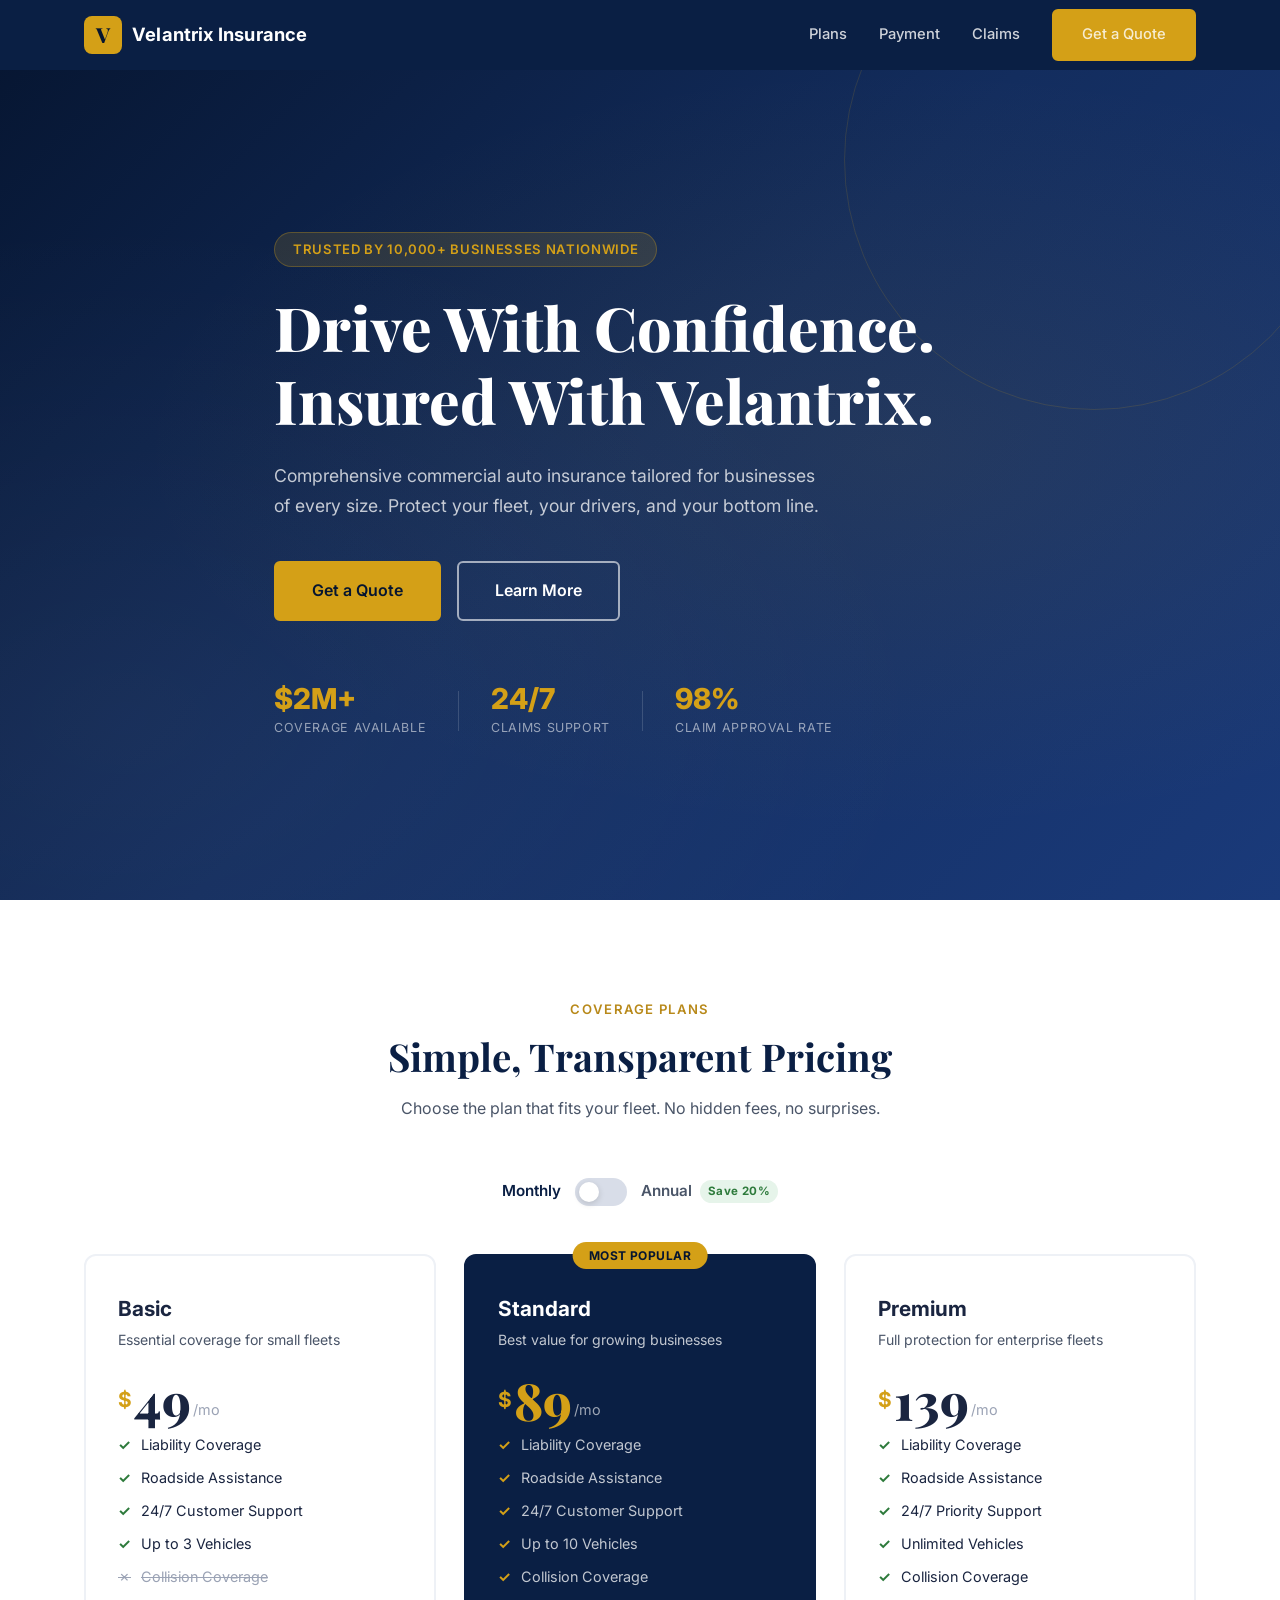
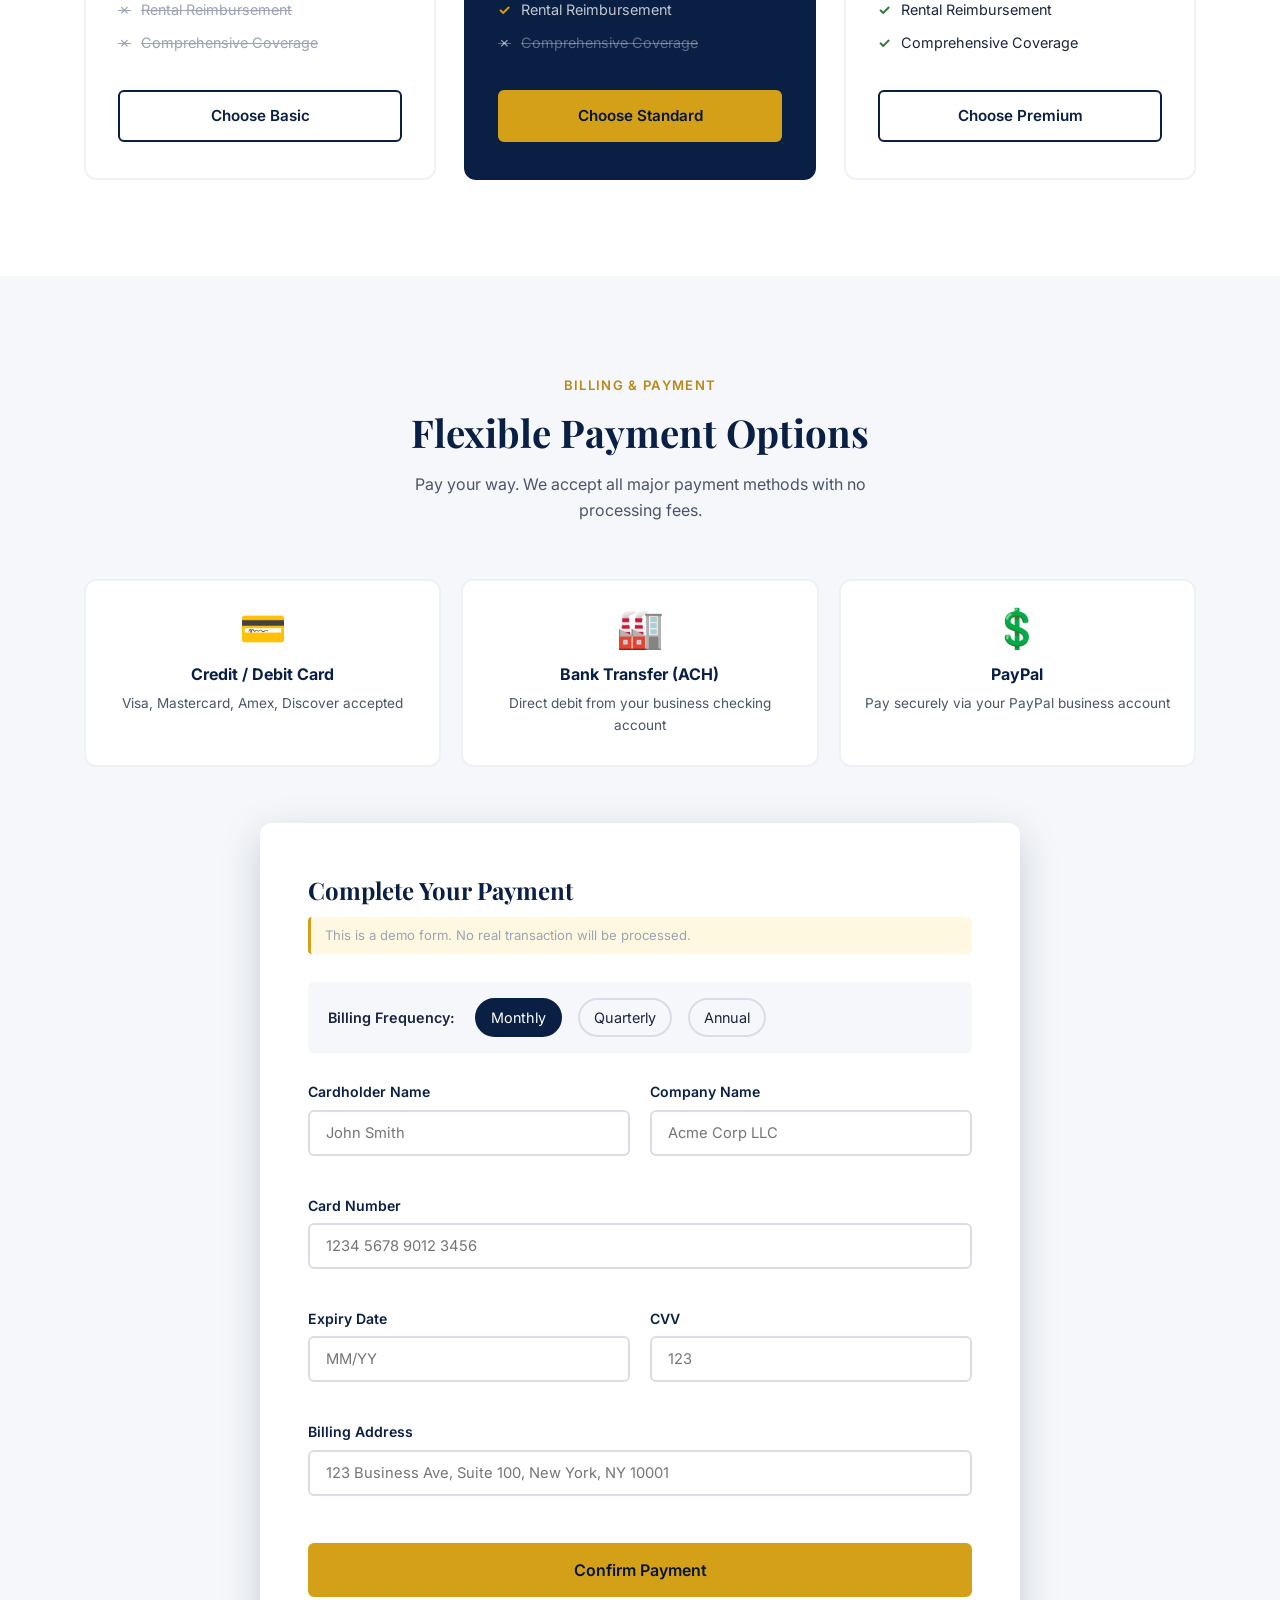
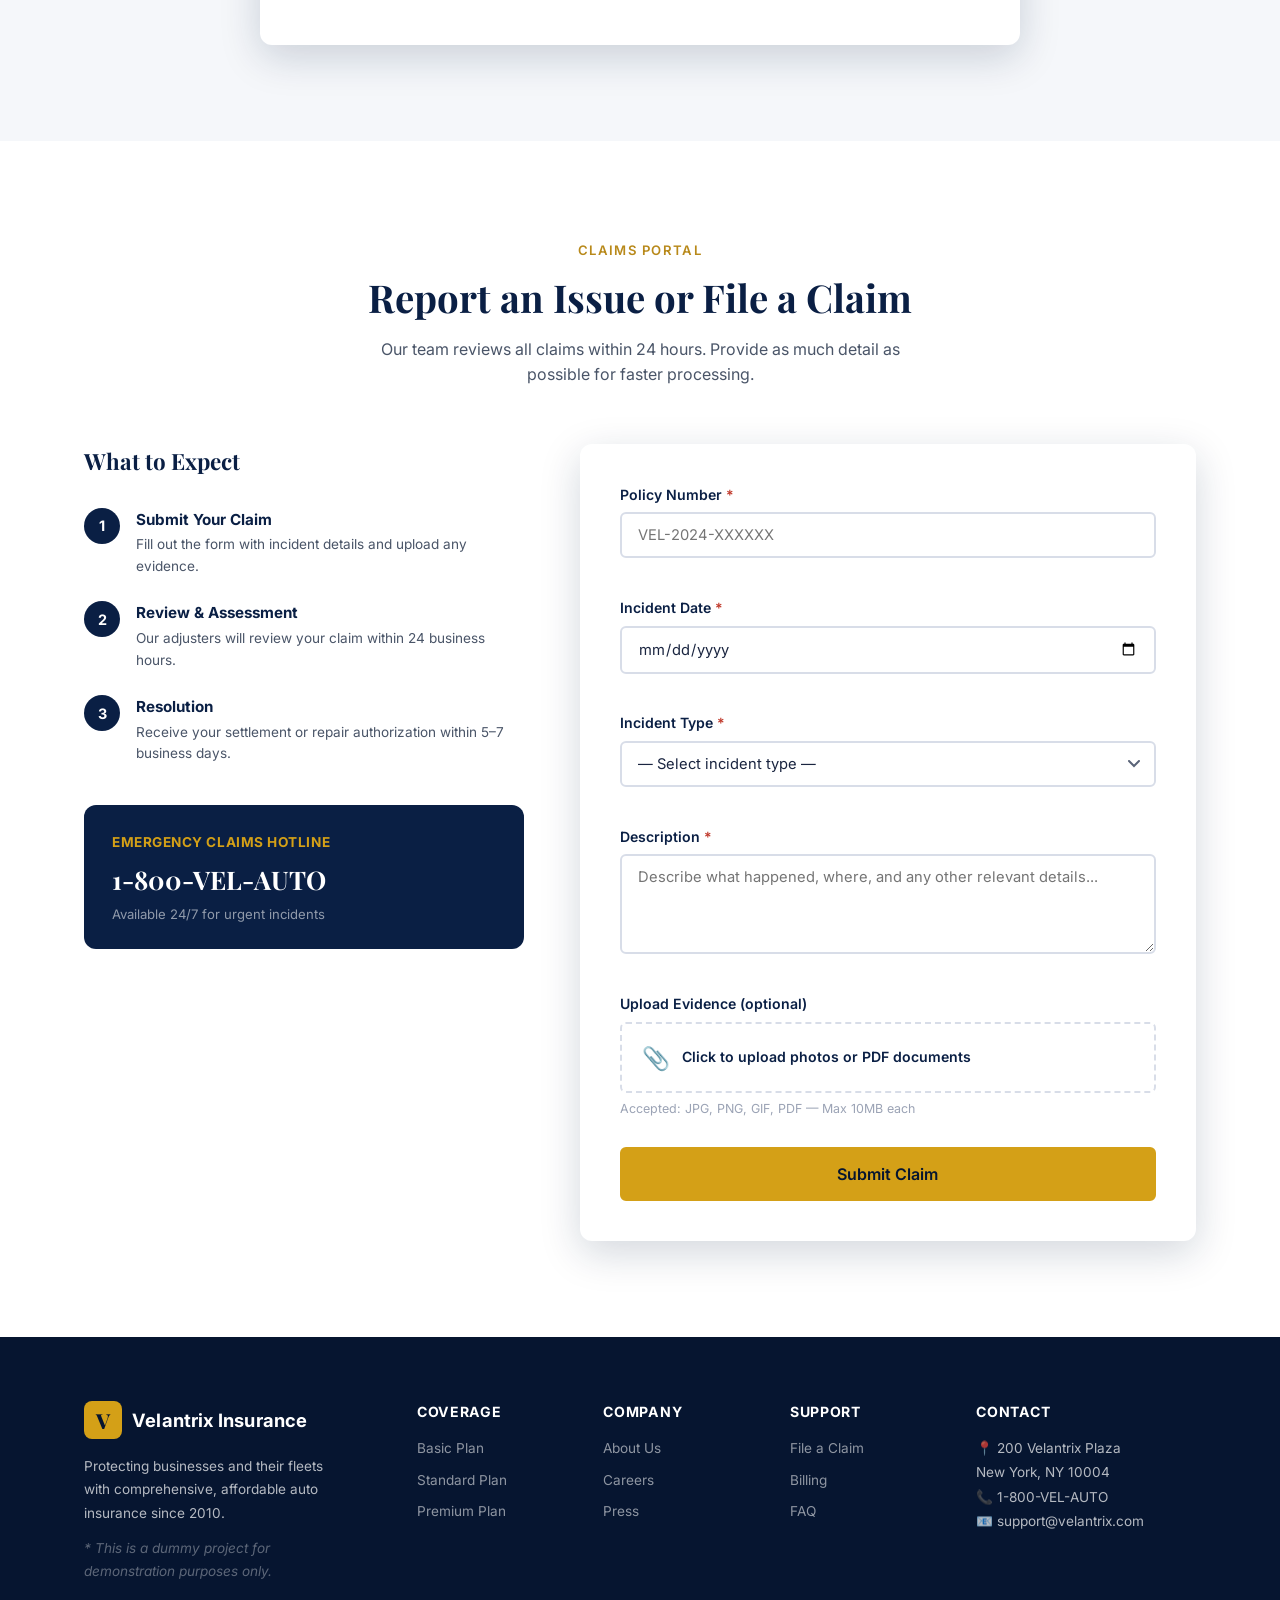
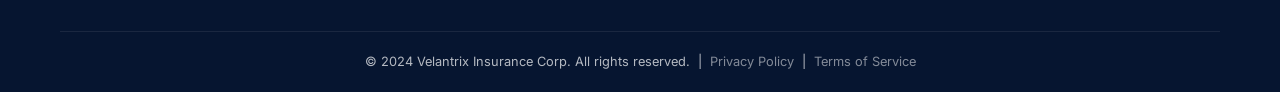
<file: index.html>
<!DOCTYPE html>
<html lang="en">
<head>
  <meta charset="UTF-8" />
  <meta name="viewport" content="width=device-width, initial-scale=1.0" />
  <title>Velantrix Insurance — Auto Coverage for Business</title>
  <link rel="preconnect" href="https://fonts.googleapis.com" />
  <link rel="preconnect" href="https://fonts.gstatic.com" crossorigin />
  <link href="https://fonts.googleapis.com/css2?family=Inter:wght@400;500;600;700&family=Playfair+Display:wght@700;800&display=swap" rel="stylesheet" />
  <link rel="stylesheet" href="style.css" />
</head>
<body>

  <!-- ===== NAVBAR ===== -->
  <header class="navbar" id="navbar">
    <div class="navbar__inner container">
      <a href="#hero" class="navbar__logo">
        <span class="logo-mark">V</span>
        Velantrix Insurance
      </a>
      <nav class="navbar__links" id="nav-menu">
        <a href="#pricing">Plans</a>
        <a href="#payment">Payment</a>
        <a href="#claims">Claims</a>
        <a href="policyholder.html" class="btn btn--gold">Get a Quote</a>
      </nav>
      <button class="navbar__hamburger" id="hamburger" aria-label="Toggle menu" aria-expanded="false">
        <span></span>
        <span></span>
        <span></span>
      </button>
    </div>
  </header>

  <!-- ===== HERO ===== -->
  <section class="hero" id="hero">
    <div class="hero__overlay"></div>
    <div class="hero__content container">
      <p class="hero__eyebrow fade-in">Trusted by 10,000+ businesses nationwide</p>
      <h1 class="hero__headline fade-in">Drive With Confidence.<br />Insured With Velantrix.</h1>
      <p class="hero__sub fade-in">Comprehensive commercial auto insurance tailored for businesses of every size. Protect your fleet, your drivers, and your bottom line.</p>
      <div class="hero__actions fade-in">
        <a href="policyholder.html" class="btn btn--gold btn--lg">Get a Quote</a>
        <a href="#payment" class="btn btn--outline btn--lg">Learn More</a>
      </div>
      <div class="hero__stats fade-in">
        <div class="stat">
          <span class="stat__value">$2M+</span>
          <span class="stat__label">Coverage Available</span>
        </div>
        <div class="stat__divider"></div>
        <div class="stat">
          <span class="stat__value">24/7</span>
          <span class="stat__label">Claims Support</span>
        </div>
        <div class="stat__divider"></div>
        <div class="stat">
          <span class="stat__value">98%</span>
          <span class="stat__label">Claim Approval Rate</span>
        </div>
      </div>
    </div>
  </section>

  <!-- ===== PRICING ===== -->
  <section class="pricing section" id="pricing">
    <div class="container">
      <div class="section-header fade-in">
        <p class="section-eyebrow">Coverage Plans</p>
        <h2 class="section-title">Simple, Transparent Pricing</h2>
        <p class="section-sub">Choose the plan that fits your fleet. No hidden fees, no surprises.</p>
      </div>

      <div class="billing-toggle fade-in">
        <span class="billing-label" id="label-monthly">Monthly</span>
        <label class="toggle-switch" aria-label="Toggle billing period">
          <input type="checkbox" id="billing-toggle" />
          <span class="toggle-slider"></span>
        </label>
        <span class="billing-label" id="label-annual">Annual <span class="badge-save">Save 20%</span></span>
      </div>

      <div class="pricing__grid">

        <!-- Basic -->
        <div class="plan-card fade-in">
          <div class="plan-card__header">
            <h3 class="plan-name">Basic</h3>
            <p class="plan-desc">Essential coverage for small fleets</p>
          </div>
          <div class="plan-card__price">
            <span class="price-currency">$</span>
            <span class="price-amount" data-monthly="49" data-annual="39">49</span>
            <span class="price-period">/mo</span>
          </div>
          <p class="price-annual-note" id="annual-note-basic" style="display:none;">Billed as $470/year</p>
          <ul class="plan-features">
            <li><span class="check">&#10003;</span> Liability Coverage</li>
            <li><span class="check">&#10003;</span> Roadside Assistance</li>
            <li><span class="check">&#10003;</span> 24/7 Customer Support</li>
            <li><span class="check">&#10003;</span> Up to 3 Vehicles</li>
            <li class="disabled"><span class="cross">&#10007;</span> Collision Coverage</li>
            <li class="disabled"><span class="cross">&#10007;</span> Rental Reimbursement</li>
            <li class="disabled"><span class="cross">&#10007;</span> Comprehensive Coverage</li>
          </ul>
          <a href="policyholder.html" class="btn btn--outline btn--full">Choose Basic</a>
        </div>

        <!-- Standard (Recommended) -->
        <div class="plan-card plan-card--featured fade-in">
          <div class="plan-badge">Most Popular</div>
          <div class="plan-card__header">
            <h3 class="plan-name">Standard</h3>
            <p class="plan-desc">Best value for growing businesses</p>
          </div>
          <div class="plan-card__price">
            <span class="price-currency">$</span>
            <span class="price-amount" data-monthly="89" data-annual="71">89</span>
            <span class="price-period">/mo</span>
          </div>
          <p class="price-annual-note" id="annual-note-standard" style="display:none;">Billed as $854/year</p>
          <ul class="plan-features">
            <li><span class="check">&#10003;</span> Liability Coverage</li>
            <li><span class="check">&#10003;</span> Roadside Assistance</li>
            <li><span class="check">&#10003;</span> 24/7 Customer Support</li>
            <li><span class="check">&#10003;</span> Up to 10 Vehicles</li>
            <li><span class="check">&#10003;</span> Collision Coverage</li>
            <li><span class="check">&#10003;</span> Rental Reimbursement</li>
            <li class="disabled"><span class="cross">&#10007;</span> Comprehensive Coverage</li>
          </ul>
          <a href="policyholder.html" class="btn btn--gold btn--full">Choose Standard</a>
        </div>

        <!-- Premium -->
        <div class="plan-card fade-in">
          <div class="plan-card__header">
            <h3 class="plan-name">Premium</h3>
            <p class="plan-desc">Full protection for enterprise fleets</p>
          </div>
          <div class="plan-card__price">
            <span class="price-currency">$</span>
            <span class="price-amount" data-monthly="139" data-annual="111">139</span>
            <span class="price-period">/mo</span>
          </div>
          <p class="price-annual-note" id="annual-note-premium" style="display:none;">Billed as $1,334/year</p>
          <ul class="plan-features">
            <li><span class="check">&#10003;</span> Liability Coverage</li>
            <li><span class="check">&#10003;</span> Roadside Assistance</li>
            <li><span class="check">&#10003;</span> 24/7 Priority Support</li>
            <li><span class="check">&#10003;</span> Unlimited Vehicles</li>
            <li><span class="check">&#10003;</span> Collision Coverage</li>
            <li><span class="check">&#10003;</span> Rental Reimbursement</li>
            <li><span class="check">&#10003;</span> Comprehensive Coverage</li>
          </ul>
          <a href="policyholder.html" class="btn btn--outline btn--full">Choose Premium</a>
        </div>

      </div>
    </div>
  </section>

  <!-- ===== PAYMENT ===== -->
  <section class="payment section section--alt" id="payment">
    <div class="container">
      <div class="section-header fade-in">
        <p class="section-eyebrow">Billing & Payment</p>
        <h2 class="section-title">Flexible Payment Options</h2>
        <p class="section-sub">Pay your way. We accept all major payment methods with no processing fees.</p>
      </div>

      <div class="payment__methods fade-in">
        <div class="method-card">
          <div class="method-icon">&#128179;</div>
          <h4>Credit / Debit Card</h4>
          <p>Visa, Mastercard, Amex, Discover accepted</p>
        </div>
        <div class="method-card">
          <div class="method-icon">&#127981;</div>
          <h4>Bank Transfer (ACH)</h4>
          <p>Direct debit from your business checking account</p>
        </div>
        <div class="method-card">
          <div class="method-icon">&#128178;</div>
          <h4>PayPal</h4>
          <p>Pay securely via your PayPal business account</p>
        </div>
      </div>

      <div class="payment__form-wrap fade-in">
        <h3 class="form-section-title">Complete Your Payment</h3>
        <p class="form-note">This is a demo form. No real transaction will be processed.</p>

        <div class="frequency-selector">
          <span class="freq-label">Billing Frequency:</span>
          <div class="freq-options">
            <label class="freq-option">
              <input type="radio" name="frequency" value="monthly" checked /> Monthly
            </label>
            <label class="freq-option">
              <input type="radio" name="frequency" value="quarterly" /> Quarterly
            </label>
            <label class="freq-option">
              <input type="radio" name="frequency" value="annual" /> Annual
            </label>
          </div>
        </div>

        <form id="payment-form" novalidate>
          <div class="form-row">
            <div class="form-group">
              <label for="cardholder-name">Cardholder Name</label>
              <input type="text" id="cardholder-name" placeholder="John Smith" autocomplete="cc-name" />
              <span class="field-error" id="err-name"></span>
            </div>
            <div class="form-group">
              <label for="company-name">Company Name</label>
              <input type="text" id="company-name" placeholder="Acme Corp LLC" />
              <span class="field-error" id="err-company"></span>
            </div>
          </div>
          <div class="form-group">
            <label for="card-number">Card Number</label>
            <input type="text" id="card-number" placeholder="1234 5678 9012 3456" maxlength="19" autocomplete="cc-number" />
            <span class="field-error" id="err-card"></span>
          </div>
          <div class="form-row">
            <div class="form-group">
              <label for="card-expiry">Expiry Date</label>
              <input type="text" id="card-expiry" placeholder="MM/YY" maxlength="5" autocomplete="cc-exp" />
              <span class="field-error" id="err-expiry"></span>
            </div>
            <div class="form-group">
              <label for="card-cvv">CVV</label>
              <input type="text" id="card-cvv" placeholder="123" maxlength="4" autocomplete="cc-csc" />
              <span class="field-error" id="err-cvv"></span>
            </div>
          </div>
          <div class="form-group">
            <label for="billing-address">Billing Address</label>
            <input type="text" id="billing-address" placeholder="123 Business Ave, Suite 100, New York, NY 10001" />
            <span class="field-error" id="err-address"></span>
          </div>
          <button type="submit" class="btn btn--gold btn--lg btn--full">
            Confirm Payment
          </button>
        </form>
        <div class="form-success" id="payment-success" style="display:none;">
          <span class="success-icon">&#10003;</span>
          <strong>Payment Submitted!</strong> This is a demo — no actual charge was made.
        </div>
      </div>
    </div>
  </section>

  <!-- ===== CLAIMS ===== -->
  <section class="claims section" id="claims">
    <div class="container">
      <div class="section-header fade-in">
        <p class="section-eyebrow">Claims Portal</p>
        <h2 class="section-title">Report an Issue or File a Claim</h2>
        <p class="section-sub">Our team reviews all claims within 24 hours. Provide as much detail as possible for faster processing.</p>
      </div>

      <div class="claims__layout fade-in">
        <div class="claims__info">
          <h3>What to Expect</h3>
          <ol class="claims-steps">
            <li>
              <span class="step-num">1</span>
              <div>
                <strong>Submit Your Claim</strong>
                <p>Fill out the form with incident details and upload any evidence.</p>
              </div>
            </li>
            <li>
              <span class="step-num">2</span>
              <div>
                <strong>Review & Assessment</strong>
                <p>Our adjusters will review your claim within 24 business hours.</p>
              </div>
            </li>
            <li>
              <span class="step-num">3</span>
              <div>
                <strong>Resolution</strong>
                <p>Receive your settlement or repair authorization within 5–7 business days.</p>
              </div>
            </li>
          </ol>
          <div class="claims-contact">
            <p><strong>Emergency Claims Hotline</strong></p>
            <p class="claims-phone">1-800-VEL-AUTO</p>
            <p>Available 24/7 for urgent incidents</p>
          </div>
        </div>

        <div class="claims__form-wrap">
          <form id="claims-form" novalidate>
            <div class="form-group">
              <label for="policy-number">Policy Number <span class="required">*</span></label>
              <input type="text" id="policy-number" placeholder="VEL-2024-XXXXXX" />
              <span class="field-error" id="err-policy"></span>
            </div>
            <div class="form-group">
              <label for="incident-date">Incident Date <span class="required">*</span></label>
              <input type="date" id="incident-date" max="" />
              <span class="field-error" id="err-date"></span>
            </div>
            <div class="form-group">
              <label for="incident-type">Incident Type <span class="required">*</span></label>
              <select id="incident-type">
                <option value="">— Select incident type —</option>
                <option value="collision">Collision</option>
                <option value="theft">Theft / Break-In</option>
                <option value="weather">Weather Damage</option>
                <option value="vandalism">Vandalism</option>
                <option value="fire">Fire Damage</option>
                <option value="other">Other</option>
              </select>
              <span class="field-error" id="err-type"></span>
            </div>
            <div class="form-group">
              <label for="incident-desc">Description <span class="required">*</span></label>
              <textarea id="incident-desc" rows="4" placeholder="Describe what happened, where, and any other relevant details..."></textarea>
              <span class="field-error" id="err-desc"></span>
            </div>
            <div class="form-group">
              <label for="evidence-upload">Upload Evidence (optional)</label>
              <div class="file-upload-wrap">
                <input type="file" id="evidence-upload" accept="image/*,.pdf" multiple />
                <label for="evidence-upload" class="file-upload-label">
                  <span class="file-icon">&#128206;</span>
                  <span id="file-name-display">Click to upload photos or PDF documents</span>
                </label>
              </div>
              <span class="field-hint">Accepted: JPG, PNG, GIF, PDF — Max 10MB each</span>
            </div>
            <button type="submit" class="btn btn--gold btn--lg btn--full">
              Submit Claim
            </button>
          </form>
          <div class="form-success" id="claims-success" style="display:none;">
            <span class="success-icon">&#10003;</span>
            <strong>Claim Submitted!</strong> Your claim ID is <strong>#VEL-<span id="claim-id"></span></strong>. You'll receive a confirmation email shortly.
          </div>
        </div>
      </div>
    </div>
  </section>

  <!-- ===== FOOTER ===== -->
  <footer class="footer">
    <div class="footer__top container">
      <div class="footer__brand">
        <a href="#hero" class="navbar__logo">
          <span class="logo-mark">V</span> Velantrix Insurance
        </a>
        <p>Protecting businesses and their fleets with comprehensive, affordable auto insurance since 2010.</p>
        <p class="footer-disclaimer">* This is a dummy project for demonstration purposes only.</p>
      </div>
      <div class="footer__links">
        <h4>Coverage</h4>
        <a href="#pricing">Basic Plan</a>
        <a href="#pricing">Standard Plan</a>
        <a href="#pricing">Premium Plan</a>
      </div>
      <div class="footer__links">
        <h4>Company</h4>
        <a href="#">About Us</a>
        <a href="#">Careers</a>
        <a href="#">Press</a>
      </div>
      <div class="footer__links">
        <h4>Support</h4>
        <a href="#claims">File a Claim</a>
        <a href="#payment">Billing</a>
        <a href="#">FAQ</a>
      </div>
      <div class="footer__contact">
        <h4>Contact</h4>
        <p>&#128205; 200 Velantrix Plaza<br />New York, NY 10004</p>
        <p>&#128222; 1-800-VEL-AUTO</p>
        <p>&#128231; support@velantrix.com</p>
      </div>
    </div>
    <div class="footer__bottom container">
      <p>&copy; 2024 Velantrix Insurance Corp. All rights reserved. &nbsp;|&nbsp; <a href="#">Privacy Policy</a> &nbsp;|&nbsp; <a href="#">Terms of Service</a></p>
    </div>
  </footer>

  <!-- Toast notification -->
  <div class="toast" id="toast"></div>

  <script src="script.js"></script>
</body>
</html>
</file>
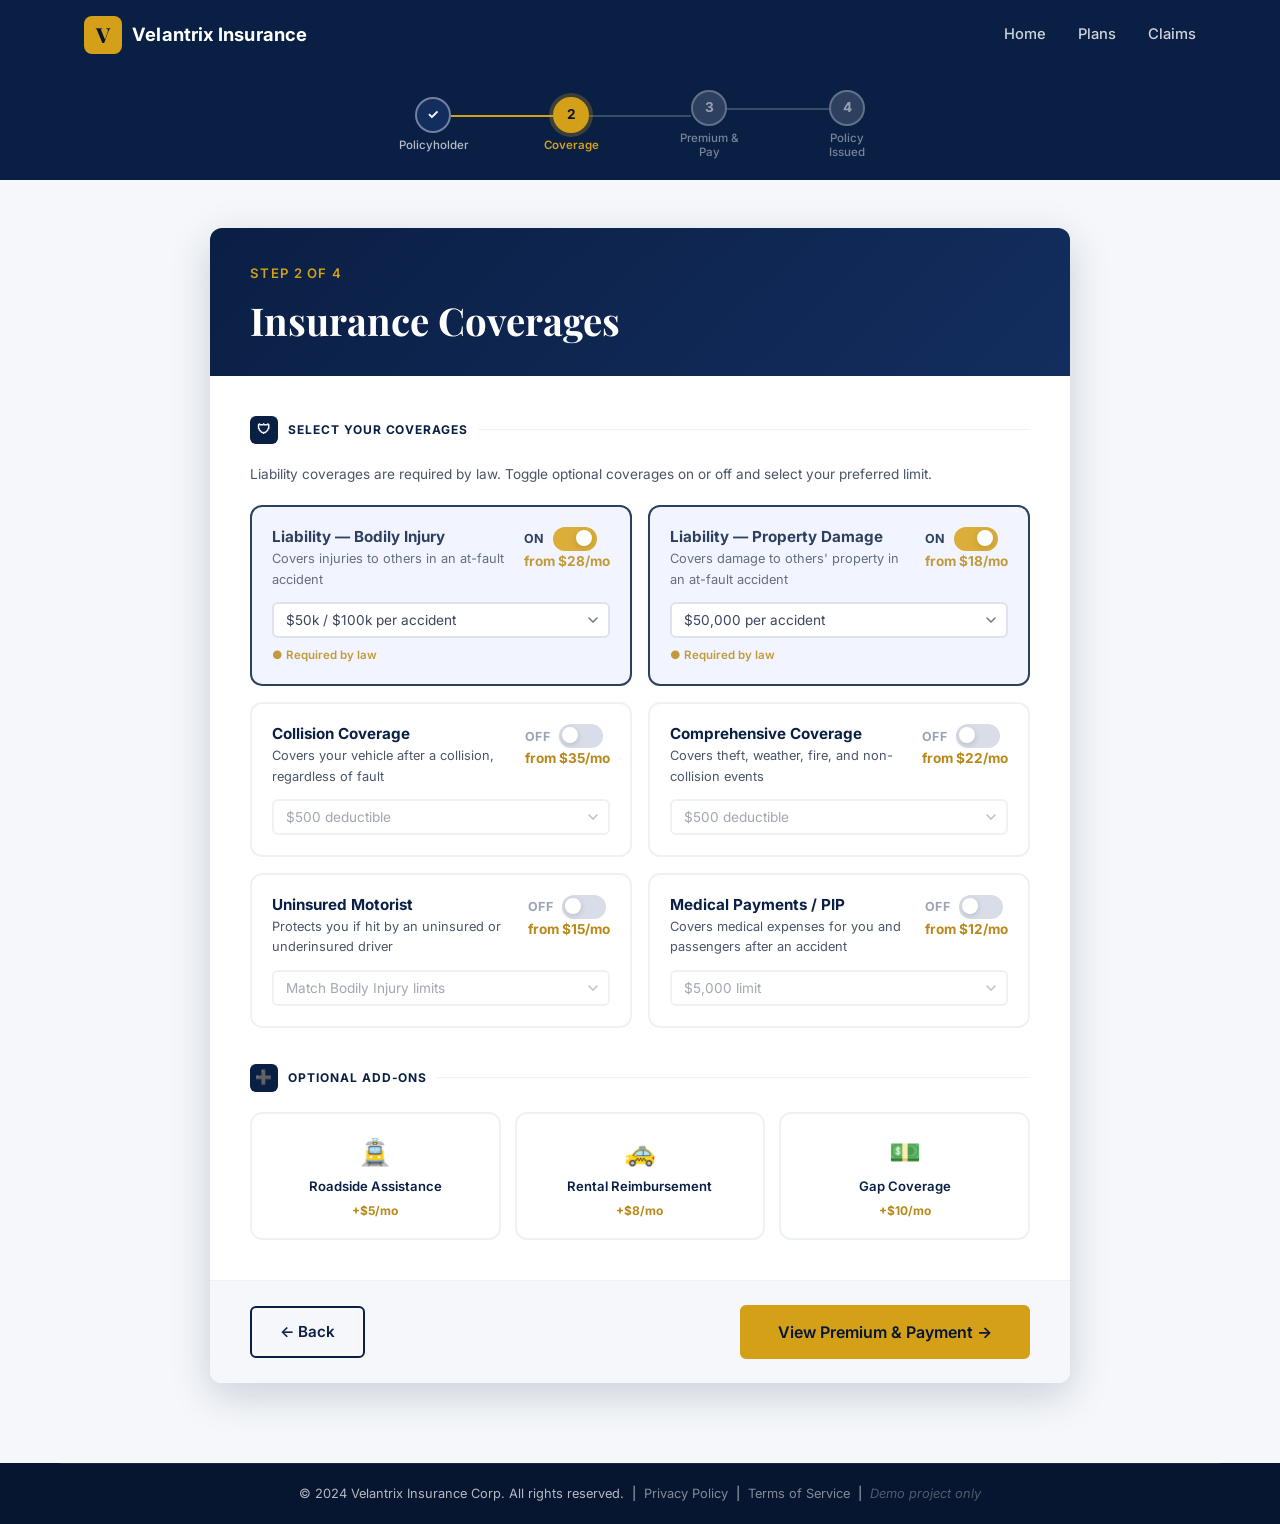
<file: coverage.html>
<!DOCTYPE html>
<html lang="en">
<head>
  <meta charset="UTF-8" />
  <meta name="viewport" content="width=device-width, initial-scale=1.0" />
  <title>Insurance Coverage — Velantrix Insurance</title>
  <link rel="preconnect" href="https://fonts.googleapis.com" />
  <link rel="preconnect" href="https://fonts.gstatic.com" crossorigin />
  <link href="https://fonts.googleapis.com/css2?family=Inter:wght@400;500;600;700&family=Playfair+Display:wght@700;800&display=swap" rel="stylesheet" />
  <link rel="stylesheet" href="style.css" />
</head>
<body class="step-page">

  <!-- NAVBAR -->
  <header class="navbar" id="navbar">
    <div class="navbar__inner container">
      <a href="index.html" class="navbar__logo">
        <span class="logo-mark">V</span>
        Velantrix Insurance
      </a>
      <nav class="navbar__links" id="nav-menu">
        <a href="index.html">Home</a>
        <a href="index.html#pricing">Plans</a>
        <a href="index.html#claims">Claims</a>
      </nav>
      <button class="navbar__hamburger" id="hamburger" aria-label="Toggle menu" aria-expanded="false">
        <span></span><span></span><span></span>
      </button>
    </div>
  </header>

  <!-- STEP PROGRESS -->
  <div class="step-progress">
    <ul class="step-progress__list">
      <li class="step-item step-item--done">
        <div class="step-dot">&#10003;</div>
        <span class="step-label">Policyholder</span>
      </li>
      <li class="step-item step-item--active">
        <div class="step-dot">2</div>
        <span class="step-label">Coverage</span>
      </li>
      <li class="step-item">
        <div class="step-dot">3</div>
        <span class="step-label">Premium &amp; Pay</span>
      </li>
      <li class="step-item">
        <div class="step-dot">4</div>
        <span class="step-label">Policy Issued</span>
      </li>
    </ul>
  </div>

  <!-- STEP CONTENT -->
  <div class="step-wrap">
    <div class="step-container">

      <div class="step-header">
        <p class="section-eyebrow">Step 2 of 4</p>
        <h1 class="section-title">Insurance Coverages</h1>
      </div>

      <div class="step-body">

        <!-- ===== COVERAGE CARDS ===== -->
        <div class="fieldset-group">
          <div class="fieldset-group__label">
            <span class="fieldset-icon">&#128737;</span>
            Select Your Coverages
          </div>
          <p style="font-size:0.85rem;color:var(--text-light);margin-bottom:20px;">
            Liability coverages are required by law. Toggle optional coverages on or off and select your preferred limit.
          </p>

          <div class="coverage-grid">

            <!-- Liability Bodily Injury (required) -->
            <div class="coverage-card is-on is-required" id="card-liability_bi">
              <div class="coverage-card__header">
                <div>
                  <div class="coverage-card__title">Liability — Bodily Injury</div>
                  <div class="coverage-card__desc">Covers injuries to others in an at-fault accident</div>
                </div>
                <div style="text-align:right;">
                  <div class="coverage-toggle-wrap">
                    <span class="coverage-toggle-label">ON</span>
                    <label class="toggle-switch">
                      <input type="checkbox" id="cov-liability_bi" checked disabled />
                      <span class="toggle-slider"></span>
                    </label>
                  </div>
                  <div class="coverage-card__price">from $28/mo</div>
                </div>
              </div>
              <div class="coverage-limit">
                <select id="limit-liability_bi">
                  <option value="25/50">$25k / $50k per accident</option>
                  <option value="50/100" selected>$50k / $100k per accident</option>
                  <option value="100/300">$100k / $300k per accident</option>
                </select>
              </div>
              <span style="font-size:0.72rem;color:var(--gold-dark);font-weight:600;margin-top:8px;display:block;">&#9679; Required by law</span>
            </div>

            <!-- Liability Property Damage (required) -->
            <div class="coverage-card is-on is-required" id="card-liability_pd">
              <div class="coverage-card__header">
                <div>
                  <div class="coverage-card__title">Liability — Property Damage</div>
                  <div class="coverage-card__desc">Covers damage to others' property in an at-fault accident</div>
                </div>
                <div style="text-align:right;">
                  <div class="coverage-toggle-wrap">
                    <span class="coverage-toggle-label">ON</span>
                    <label class="toggle-switch">
                      <input type="checkbox" id="cov-liability_pd" checked disabled />
                      <span class="toggle-slider"></span>
                    </label>
                  </div>
                  <div class="coverage-card__price">from $18/mo</div>
                </div>
              </div>
              <div class="coverage-limit">
                <select id="limit-liability_pd">
                  <option value="25k">$25,000 per accident</option>
                  <option value="50k" selected>$50,000 per accident</option>
                  <option value="100k">$100,000 per accident</option>
                </select>
              </div>
              <span style="font-size:0.72rem;color:var(--gold-dark);font-weight:600;margin-top:8px;display:block;">&#9679; Required by law</span>
            </div>

            <!-- Collision -->
            <div class="coverage-card" id="card-collision">
              <div class="coverage-card__header">
                <div>
                  <div class="coverage-card__title">Collision Coverage</div>
                  <div class="coverage-card__desc">Covers your vehicle after a collision, regardless of fault</div>
                </div>
                <div style="text-align:right;">
                  <div class="coverage-toggle-wrap">
                    <span class="coverage-toggle-label" id="label-collision">OFF</span>
                    <label class="toggle-switch">
                      <input type="checkbox" id="cov-collision" data-target="collision" />
                      <span class="toggle-slider"></span>
                    </label>
                  </div>
                  <div class="coverage-card__price">from $35/mo</div>
                </div>
              </div>
              <div class="coverage-limit">
                <select id="limit-collision" disabled>
                  <option value="500">$500 deductible</option>
                  <option value="1000">$1,000 deductible</option>
                  <option value="2000">$2,000 deductible</option>
                </select>
              </div>
            </div>

            <!-- Comprehensive -->
            <div class="coverage-card" id="card-comprehensive">
              <div class="coverage-card__header">
                <div>
                  <div class="coverage-card__title">Comprehensive Coverage</div>
                  <div class="coverage-card__desc">Covers theft, weather, fire, and non-collision events</div>
                </div>
                <div style="text-align:right;">
                  <div class="coverage-toggle-wrap">
                    <span class="coverage-toggle-label" id="label-comprehensive">OFF</span>
                    <label class="toggle-switch">
                      <input type="checkbox" id="cov-comprehensive" data-target="comprehensive" />
                      <span class="toggle-slider"></span>
                    </label>
                  </div>
                  <div class="coverage-card__price">from $22/mo</div>
                </div>
              </div>
              <div class="coverage-limit">
                <select id="limit-comprehensive" disabled>
                  <option value="500">$500 deductible</option>
                  <option value="1000">$1,000 deductible</option>
                  <option value="2000">$2,000 deductible</option>
                </select>
              </div>
            </div>

            <!-- Uninsured Motorist -->
            <div class="coverage-card" id="card-uninsured">
              <div class="coverage-card__header">
                <div>
                  <div class="coverage-card__title">Uninsured Motorist</div>
                  <div class="coverage-card__desc">Protects you if hit by an uninsured or underinsured driver</div>
                </div>
                <div style="text-align:right;">
                  <div class="coverage-toggle-wrap">
                    <span class="coverage-toggle-label" id="label-uninsured">OFF</span>
                    <label class="toggle-switch">
                      <input type="checkbox" id="cov-uninsured" data-target="uninsured" />
                      <span class="toggle-slider"></span>
                    </label>
                  </div>
                  <div class="coverage-card__price">from $15/mo</div>
                </div>
              </div>
              <div class="coverage-limit">
                <select id="limit-uninsured" disabled>
                  <option value="match_bi">Match Bodily Injury limits</option>
                  <option value="50/100">$50k / $100k</option>
                  <option value="100/300">$100k / $300k</option>
                </select>
              </div>
            </div>

            <!-- Medical Payments / PIP -->
            <div class="coverage-card" id="card-medical">
              <div class="coverage-card__header">
                <div>
                  <div class="coverage-card__title">Medical Payments / PIP</div>
                  <div class="coverage-card__desc">Covers medical expenses for you and passengers after an accident</div>
                </div>
                <div style="text-align:right;">
                  <div class="coverage-toggle-wrap">
                    <span class="coverage-toggle-label" id="label-medical">OFF</span>
                    <label class="toggle-switch">
                      <input type="checkbox" id="cov-medical" data-target="medical" />
                      <span class="toggle-slider"></span>
                    </label>
                  </div>
                  <div class="coverage-card__price">from $12/mo</div>
                </div>
              </div>
              <div class="coverage-limit">
                <select id="limit-medical" disabled>
                  <option value="5k">$5,000 limit</option>
                  <option value="10k">$10,000 limit</option>
                  <option value="25k">$25,000 limit</option>
                </select>
              </div>
            </div>

          </div><!-- /.coverage-grid -->
        </div>

        <!-- ===== ADD-ONS ===== -->
        <div class="fieldset-group">
          <div class="fieldset-group__label">
            <span class="fieldset-icon">&#10133;</span>
            Optional Add-Ons
          </div>
          <div class="addons-grid">
            <label class="addon-card">
              <input type="checkbox" id="addon_roadside" />
              <span class="addon-icon">&#128650;</span>
              <span class="addon-name">Roadside Assistance</span>
              <span class="addon-price">+$5/mo</span>
            </label>
            <label class="addon-card">
              <input type="checkbox" id="addon_rental" />
              <span class="addon-icon">&#128661;</span>
              <span class="addon-name">Rental Reimbursement</span>
              <span class="addon-price">+$8/mo</span>
            </label>
            <label class="addon-card">
              <input type="checkbox" id="addon_gap" />
              <span class="addon-icon">&#128181;</span>
              <span class="addon-name">Gap Coverage</span>
              <span class="addon-price">+$10/mo</span>
            </label>
          </div>
        </div>

      </div><!-- /.step-body -->

      <div class="step-footer">
        <a href="policyholder.html" class="btn btn--outline" style="color:var(--navy);border-color:var(--navy);">
          &#8592; Back
        </a>
        <button id="next-btn" class="btn btn--gold btn--lg">
          View Premium &amp; Payment &#8594;
        </button>
      </div>

    </div><!-- /.step-container -->
  </div><!-- /.step-wrap -->

  <!-- FOOTER -->
  <footer class="footer">
    <div class="footer__bottom container">
      <p>&copy; 2024 Velantrix Insurance Corp. All rights reserved. &nbsp;|&nbsp;
         <a href="#">Privacy Policy</a> &nbsp;|&nbsp;
         <a href="#">Terms of Service</a> &nbsp;|&nbsp;
         <em style="color:rgba(255,255,255,0.3)">Demo project only</em>
      </p>
    </div>
  </footer>

  <div class="toast" id="toast"></div>
  <script src="script.js"></script>
  <script>
    'use strict';

    /* ---- Toggle coverage cards on/off ---- */
    const optionalToggles = ['collision', 'comprehensive', 'uninsured', 'medical'];

    optionalToggles.forEach(key => {
      const checkbox = document.getElementById('cov-' + key);
      const card     = document.getElementById('card-' + key);
      const label    = document.getElementById('label-' + key);
      const limitSel = document.getElementById('limit-' + key);

      if (!checkbox) return;

      function update() {
        const on = checkbox.checked;
        card.classList.toggle('is-on', on);
        label.textContent  = on ? 'ON' : 'OFF';
        limitSel.disabled  = !on;
      }

      checkbox.addEventListener('change', update);
    });

    /* ---- Pre-fill from sessionStorage ---- */
    (function prefill() {
      const data = getQuoteData();

      optionalToggles.forEach(key => {
        const checkbox = document.getElementById('cov-' + key);
        if (!checkbox) return;
        if (data[key] === 'on' || data[key] === true || data[key] === 'true') {
          checkbox.checked = true;
          checkbox.dispatchEvent(new Event('change'));
        }
        const limitEl = document.getElementById('limit-' + key);
        if (limitEl && data['limit_' + key]) limitEl.value = data['limit_' + key];
      });

      // Required coverages limits
      ['liability_bi', 'liability_pd'].forEach(key => {
        const el = document.getElementById('limit-' + key);
        if (el && data['limit_' + key]) el.value = data['limit_' + key];
      });

      // Add-ons
      ['addon_roadside', 'addon_rental', 'addon_gap'].forEach(id => {
        const el = document.getElementById(id);
        if (el && (data[id] === 'on' || data[id] === true || data[id] === 'true')) el.checked = true;
      });
    })();

    /* ---- Next button ---- */
    document.getElementById('next-btn').addEventListener('click', () => {
      const fields = {
        // Required coverages always on
        liability_bi: 'on',
        liability_pd: 'on',
        limit_liability_bi: document.getElementById('limit-liability_bi').value,
        limit_liability_pd: document.getElementById('limit-liability_pd').value,
      };

      optionalToggles.forEach(key => {
        const checkbox = document.getElementById('cov-' + key);
        fields[key] = checkbox.checked ? 'on' : 'off';
        const limitEl = document.getElementById('limit-' + key);
        if (limitEl) fields['limit_' + key] = limitEl.value;
      });

      ['addon_roadside', 'addon_rental', 'addon_gap'].forEach(id => {
        const el = document.getElementById(id);
        fields[id] = el.checked ? 'on' : 'off';
      });

      saveQuoteData(fields);
      window.location.href = 'payment.html';
    });
  </script>
</body>
</html>
</file>
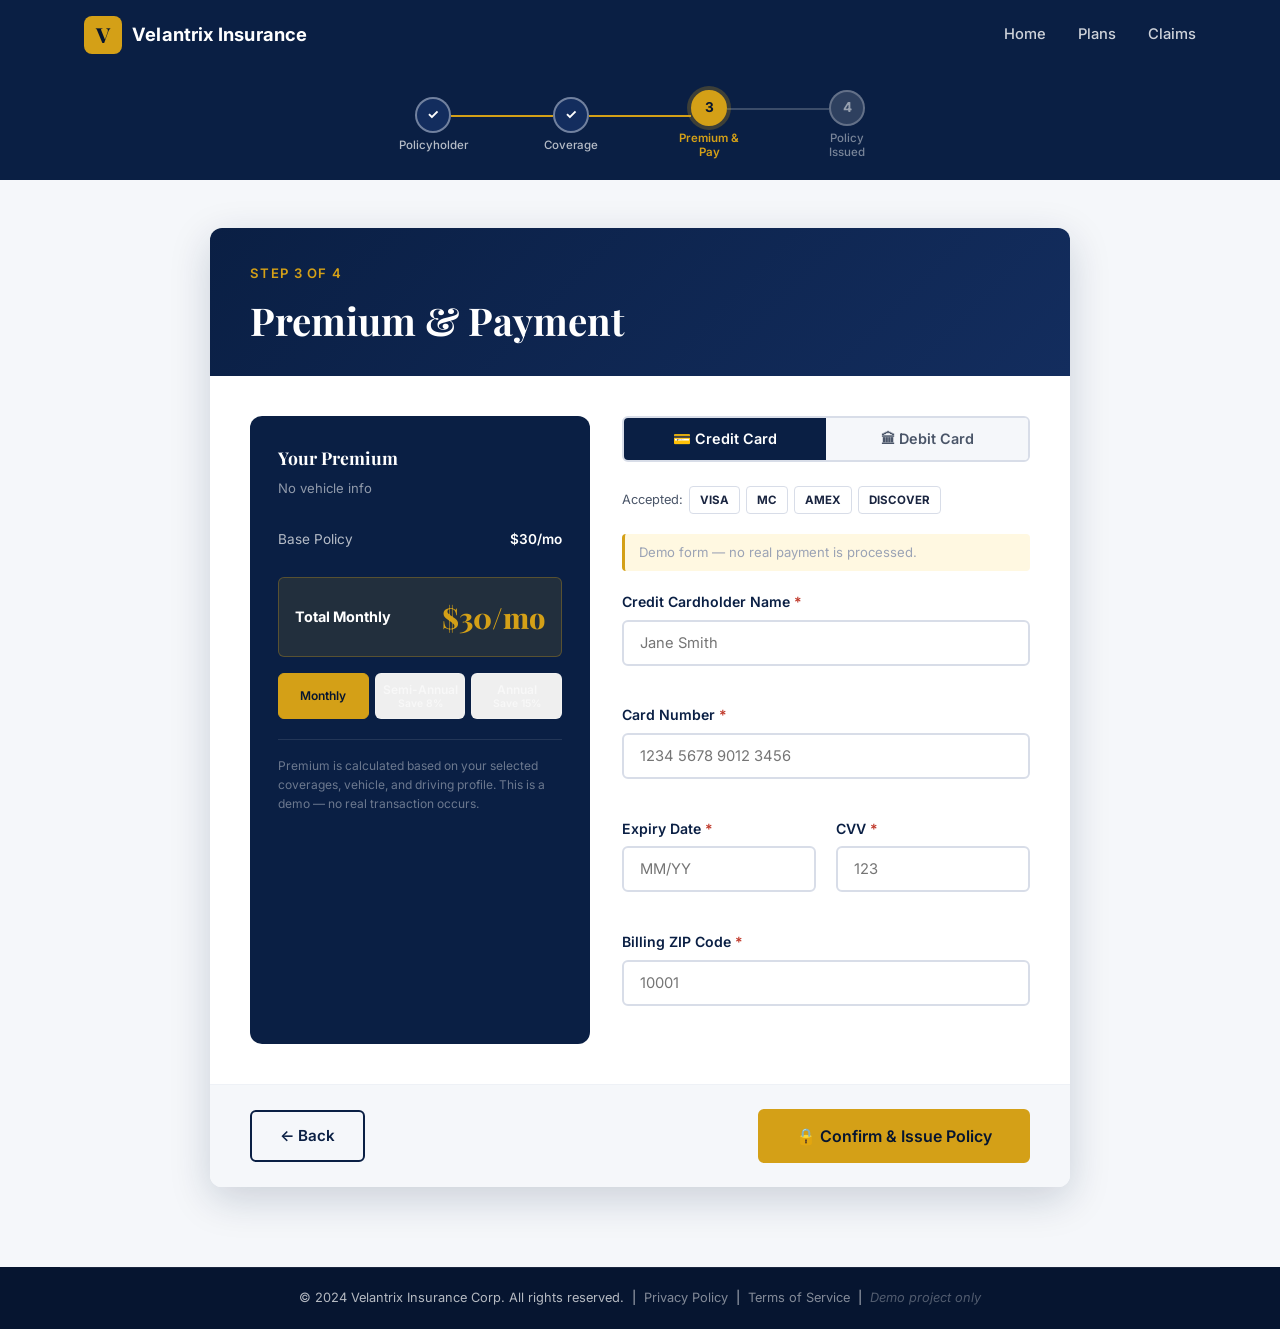
<file: payment.html>
<!DOCTYPE html>
<html lang="en">
<head>
  <meta charset="UTF-8" />
  <meta name="viewport" content="width=device-width, initial-scale=1.0" />
  <title>Premium &amp; Payment — Velantrix Insurance</title>
  <link rel="preconnect" href="https://fonts.googleapis.com" />
  <link rel="preconnect" href="https://fonts.gstatic.com" crossorigin />
  <link href="https://fonts.googleapis.com/css2?family=Inter:wght@400;500;600;700&family=Playfair+Display:wght@700;800&display=swap" rel="stylesheet" />
  <link rel="stylesheet" href="style.css" />
</head>
<body class="step-page">

  <!-- NAVBAR -->
  <header class="navbar" id="navbar">
    <div class="navbar__inner container">
      <a href="index.html" class="navbar__logo">
        <span class="logo-mark">V</span>
        Velantrix Insurance
      </a>
      <nav class="navbar__links" id="nav-menu">
        <a href="index.html">Home</a>
        <a href="index.html#pricing">Plans</a>
        <a href="index.html#claims">Claims</a>
      </nav>
      <button class="navbar__hamburger" id="hamburger" aria-label="Toggle menu" aria-expanded="false">
        <span></span><span></span><span></span>
      </button>
    </div>
  </header>

  <!-- STEP PROGRESS -->
  <div class="step-progress">
    <ul class="step-progress__list">
      <li class="step-item step-item--done">
        <div class="step-dot">&#10003;</div>
        <span class="step-label">Policyholder</span>
      </li>
      <li class="step-item step-item--done">
        <div class="step-dot">&#10003;</div>
        <span class="step-label">Coverage</span>
      </li>
      <li class="step-item step-item--active">
        <div class="step-dot">3</div>
        <span class="step-label">Premium &amp; Pay</span>
      </li>
      <li class="step-item">
        <div class="step-dot">4</div>
        <span class="step-label">Policy Issued</span>
      </li>
    </ul>
  </div>

  <!-- STEP CONTENT -->
  <div class="step-wrap">
    <div class="step-container">

      <div class="step-header">
        <p class="section-eyebrow">Step 3 of 4</p>
        <h1 class="section-title">Premium &amp; Payment</h1>
      </div>

      <div class="step-body">
        <div class="step3-layout">

          <!-- ===== LEFT: Premium Summary ===== -->
          <div class="premium-summary">
            <h3 class="premium-summary__title">Your Premium</h3>
            <p class="premium-summary__vehicle" id="summary-vehicle-label">Loading vehicle info…</p>

            <div id="premium-lines">
              <!-- Populated by JS -->
            </div>

            <div class="premium-total">
              <span class="premium-total__label">Total <span id="billing-label-inline">Monthly</span></span>
              <span class="premium-total__amount" id="total-display">—</span>
            </div>

            <div class="premium-billing-toggle">
              <button class="billing-pill active" data-period="monthly" id="pill-monthly">Monthly</button>
              <button class="billing-pill" data-period="semiannual" id="pill-semiannual">Semi-Annual <small style="display:block;font-size:0.65rem;">Save 8%</small></button>
              <button class="billing-pill" data-period="annual" id="pill-annual">Annual <small style="display:block;font-size:0.65rem;">Save 15%</small></button>
            </div>

            <div style="margin-top:20px;padding-top:16px;border-top:1px solid rgba(255,255,255,0.1);">
              <p style="font-size:0.75rem;color:rgba(255,255,255,0.4);line-height:1.6;">
                Premium is calculated based on your selected coverages, vehicle, and driving profile.
                This is a demo — no real transaction occurs.
              </p>
            </div>
          </div>

          <!-- ===== RIGHT: Payment ===== -->
          <div>
            <div class="payment-tabs">
              <button class="payment-tab active" id="tab-credit" data-type="credit">
                &#128179; Credit Card
              </button>
              <button class="payment-tab" id="tab-debit" data-type="debit">
                &#127963; Debit Card
              </button>
            </div>

            <div class="card-type-icons">
              Accepted:
              <span class="card-type-badge">VISA</span>
              <span class="card-type-badge">MC</span>
              <span class="card-type-badge">AMEX</span>
              <span class="card-type-badge">DISCOVER</span>
            </div>

            <p class="form-note" style="margin-bottom:20px;">
              Demo form — no real payment is processed.
            </p>

            <form id="payment-step-form" novalidate>
              <div class="form-group">
                <label for="p-cardholder"><span id="card-type-label">Credit</span> Cardholder Name <span class="required">*</span></label>
                <input type="text" id="p-cardholder" placeholder="Jane Smith" autocomplete="cc-name" />
                <span class="field-error" id="perr-cardholder"></span>
              </div>
              <div class="form-group">
                <label for="p-card-number">Card Number <span class="required">*</span></label>
                <input type="text" id="p-card-number" placeholder="1234 5678 9012 3456" maxlength="19" autocomplete="cc-number" />
                <span class="field-error" id="perr-card-number"></span>
              </div>
              <div class="form-row">
                <div class="form-group">
                  <label for="p-expiry">Expiry Date <span class="required">*</span></label>
                  <input type="text" id="p-expiry" placeholder="MM/YY" maxlength="5" autocomplete="cc-exp" />
                  <span class="field-error" id="perr-expiry"></span>
                </div>
                <div class="form-group">
                  <label for="p-cvv">CVV <span class="required">*</span></label>
                  <input type="text" id="p-cvv" placeholder="123" maxlength="4" autocomplete="cc-csc" />
                  <span class="field-error" id="perr-cvv"></span>
                </div>
              </div>
              <div class="form-group">
                <label for="p-billing-zip">Billing ZIP Code <span class="required">*</span></label>
                <input type="text" id="p-billing-zip" placeholder="10001" maxlength="5" />
                <span class="field-error" id="perr-billing-zip"></span>
              </div>
            </form>
          </div>

        </div><!-- /.step3-layout -->
      </div><!-- /.step-body -->

      <div class="step-footer">
        <a href="coverage.html" class="btn btn--outline" style="color:var(--navy);border-color:var(--navy);">
          &#8592; Back
        </a>
        <button id="confirm-btn" class="btn btn--gold btn--lg">
          &#128274; Confirm &amp; Issue Policy
        </button>
      </div>

    </div><!-- /.step-container -->
  </div><!-- /.step-wrap -->

  <!-- FOOTER -->
  <footer class="footer">
    <div class="footer__bottom container">
      <p>&copy; 2024 Velantrix Insurance Corp. All rights reserved. &nbsp;|&nbsp;
         <a href="#">Privacy Policy</a> &nbsp;|&nbsp;
         <a href="#">Terms of Service</a> &nbsp;|&nbsp;
         <em style="color:rgba(255,255,255,0.3)">Demo project only</em>
      </p>
    </div>
  </footer>

  <div class="toast" id="toast"></div>
  <script src="script.js"></script>
  <script>
    'use strict';

    const data = getQuoteData();

    /* ---- Populate vehicle label ---- */
    const vehicleLabel = [data.vehicle_year, data.vehicle_make, data.vehicle_model].filter(Boolean).join(' ');
    document.getElementById('summary-vehicle-label').textContent = vehicleLabel || 'No vehicle info';

    /* ---- Build premium lines ---- */
    let currentPeriod = 'monthly';
    const basePremium = calculatePremium(data);

    function renderPremium(period) {
      currentPeriod = period;
      const multiplier = period === 'semiannual' ? (6 * 0.92) : period === 'annual' ? (12 * 0.85) : 1;
      const isMonth = period === 'monthly';
      const suffix = isMonth ? '/mo' : period === 'semiannual' ? ' / 6 mo' : '/yr';

      const linesEl = document.getElementById('premium-lines');
      linesEl.innerHTML = '';

      // Base line
      const baseLine = document.createElement('div');
      baseLine.className = 'premium-line';
      baseLine.innerHTML = `
        <span class="premium-line__label">Base Policy</span>
        <span class="premium-line__value">$${Math.round(basePremium.base * multiplier)}${suffix}</span>
      `;
      linesEl.appendChild(baseLine);

      basePremium.lines.forEach(line => {
        const el = document.createElement('div');
        el.className = 'premium-line';
        el.innerHTML = `
          <span class="premium-line__label">${line.label}</span>
          <span class="premium-line__value">$${Math.round(line.amount * multiplier)}${suffix}</span>
        `;
        linesEl.appendChild(el);
      });

      const totalAmt = Math.round(basePremium.total * multiplier);
      document.getElementById('total-display').textContent = `$${totalAmt}${suffix}`;
      document.getElementById('billing-label-inline').textContent =
        period === 'monthly' ? 'Monthly' : period === 'semiannual' ? 'Semi-Annual' : 'Annual';
    }

    renderPremium('monthly');

    /* ---- Billing period pills ---- */
    document.querySelectorAll('.billing-pill').forEach(pill => {
      pill.addEventListener('click', () => {
        document.querySelectorAll('.billing-pill').forEach(p => p.classList.remove('active'));
        pill.classList.add('active');
        renderPremium(pill.dataset.period);
      });
    });

    /* ---- Payment method tabs ---- */
    let activeCardType = 'credit';
    document.querySelectorAll('.payment-tab').forEach(tab => {
      tab.addEventListener('click', () => {
        document.querySelectorAll('.payment-tab').forEach(t => t.classList.remove('active'));
        tab.classList.add('active');
        activeCardType = tab.dataset.type;
        document.getElementById('card-type-label').textContent =
          activeCardType === 'credit' ? 'Credit' : 'Debit';
      });
    });

    /* ---- Card number formatting ---- */
    const cardInput = document.getElementById('p-card-number');
    cardInput.addEventListener('input', e => {
      let v = e.target.value.replace(/\D/g, '').substring(0, 16);
      v = v.replace(/(.{4})/g, '$1 ').trim();
      e.target.value = v;
    });

    /* ---- Expiry auto-slash ---- */
    const expiryInput = document.getElementById('p-expiry');
    expiryInput.addEventListener('input', e => {
      let v = e.target.value.replace(/\D/g, '').substring(0, 4);
      if (v.length > 2) v = v.slice(0, 2) + '/' + v.slice(2);
      e.target.value = v;
    });

    /* ---- Confirm & Issue ---- */
    document.getElementById('confirm-btn').addEventListener('click', () => {
      // Clear errors
      ['cardholder','card-number','expiry','cvv','billing-zip'].forEach(id =>
        setError('p-' + id, 'perr-' + id, '')
      );

      let valid = true;

      const cardholder = document.getElementById('p-cardholder').value.trim();
      const cardNum    = document.getElementById('p-card-number').value.trim();
      const expiry     = document.getElementById('p-expiry').value.trim();
      const cvv        = document.getElementById('p-cvv').value.trim();
      const billingZip = document.getElementById('p-billing-zip').value.trim();

      if (!cardholder) {
        setError('p-cardholder', 'perr-cardholder', 'Cardholder name is required.');
        valid = false;
      }
      if (!isValidCardNumber(cardNum)) {
        setError('p-card-number', 'perr-card-number', 'Enter a valid 16-digit card number.');
        valid = false;
      }
      if (!isValidExpiry(expiry)) {
        setError('p-expiry', 'perr-expiry', 'Enter a valid expiry date (MM/YY).');
        valid = false;
      }
      if (!/^\d{3,4}$/.test(cvv)) {
        setError('p-cvv', 'perr-cvv', 'Enter a valid 3–4 digit CVV.');
        valid = false;
      }
      if (!/^\d{5}$/.test(billingZip)) {
        setError('p-billing-zip', 'perr-billing-zip', 'Enter a valid 5-digit ZIP code.');
        valid = false;
      }

      if (!valid) {
        const firstErr = document.querySelector('.error');
        if (firstErr) firstErr.scrollIntoView({ behavior: 'smooth', block: 'center' });
        return;
      }

      // Save payment meta (never save actual card data)
      saveQuoteData({
        payment_method:  activeCardType === 'credit' ? 'Credit Card' : 'Debit Card',
        billing_period:  currentPeriod,
        monthly_premium: basePremium.total,
        policy_number:   generatePolicyNumber(),
      });

      window.location.href = 'policy-issued.html';
    });
  </script>
</body>
</html>
</file>
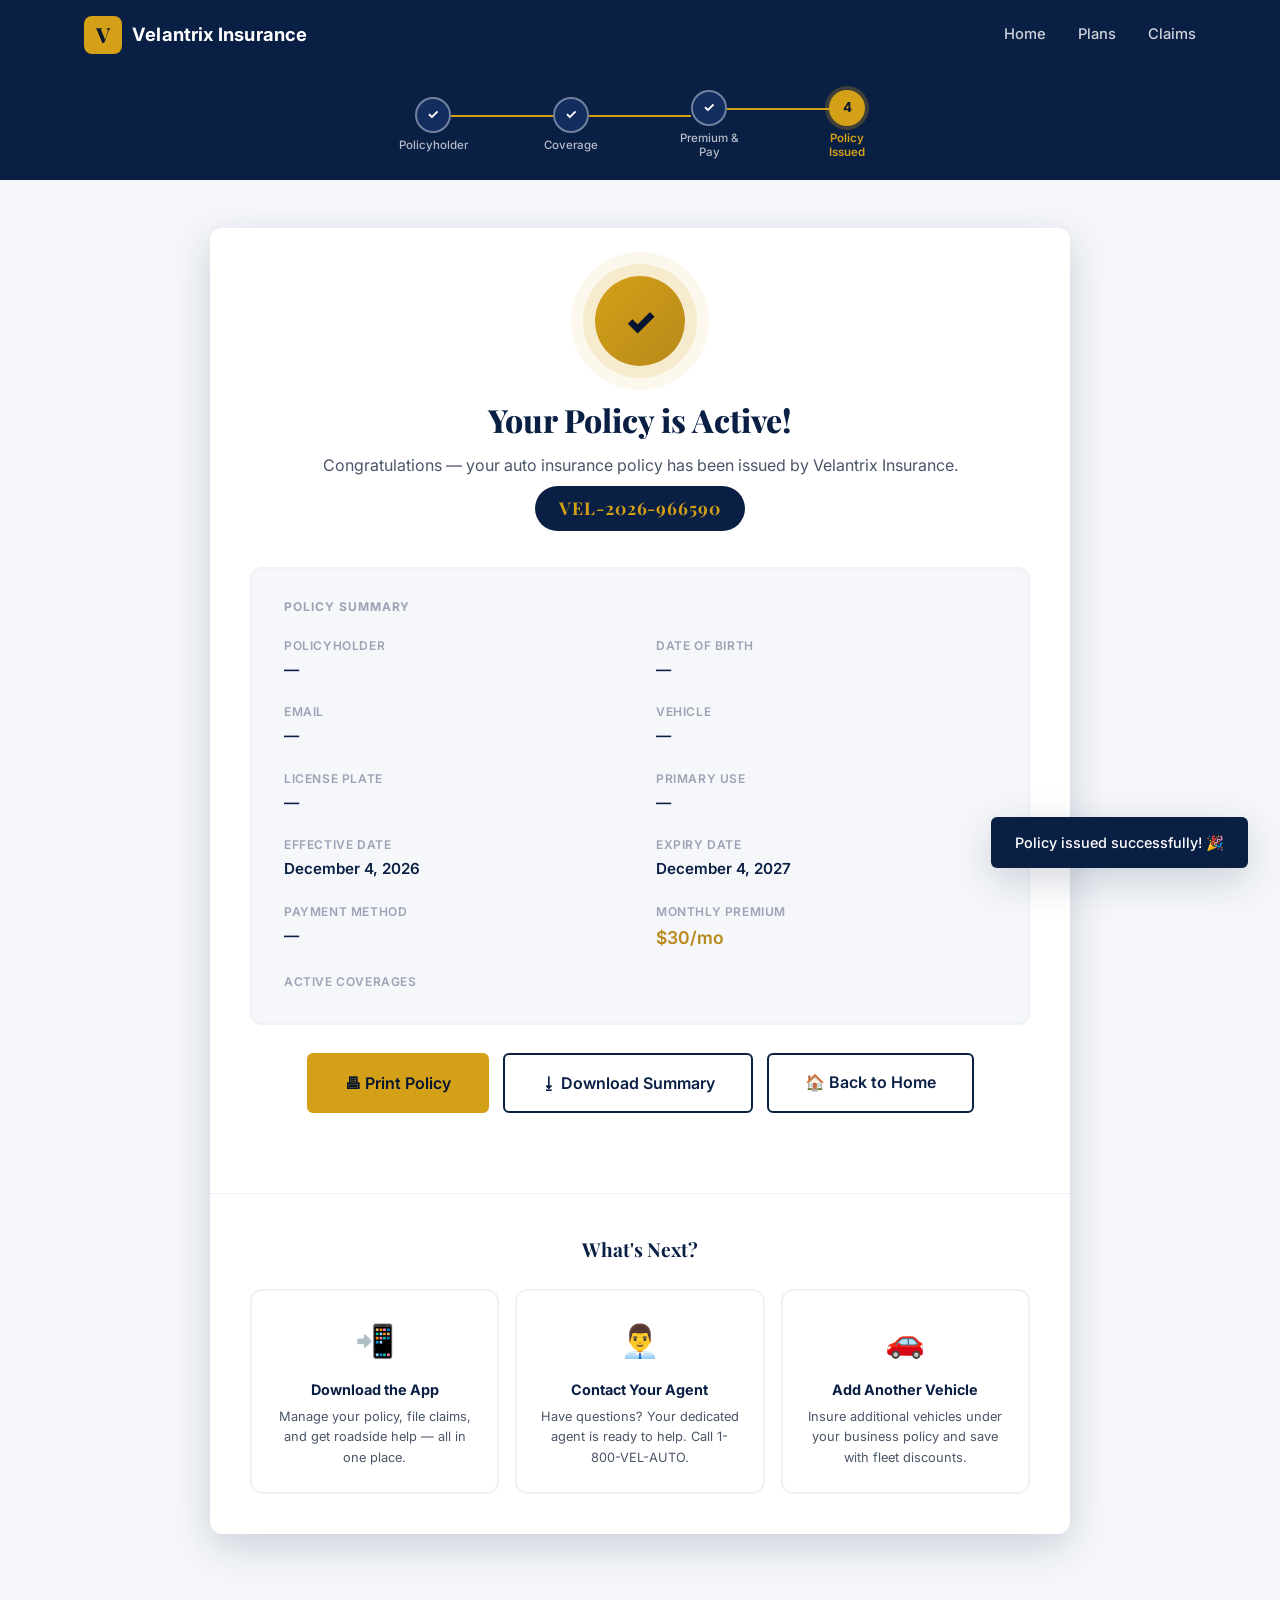
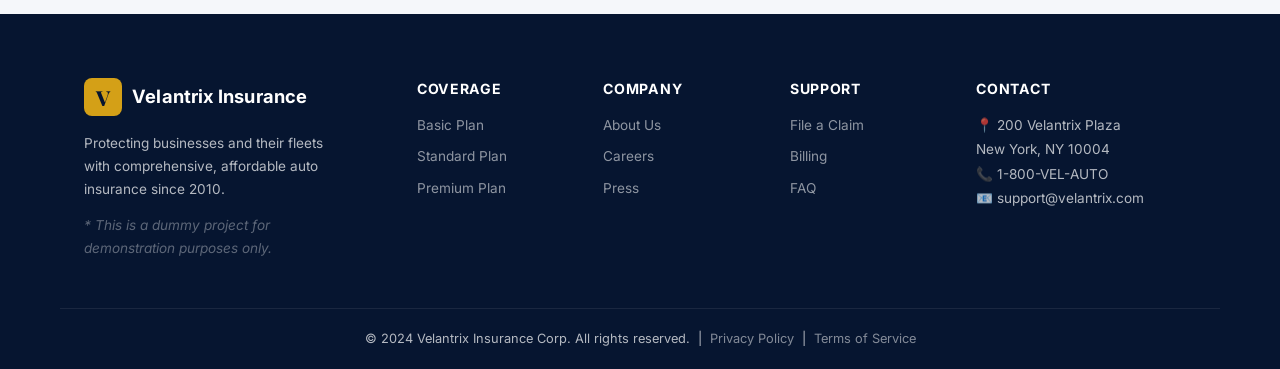
<file: policy-issued.html>
<!DOCTYPE html>
<html lang="en">
<head>
  <meta charset="UTF-8" />
  <meta name="viewport" content="width=device-width, initial-scale=1.0" />
  <title>Policy Issued — Velantrix Insurance</title>
  <link rel="preconnect" href="https://fonts.googleapis.com" />
  <link rel="preconnect" href="https://fonts.gstatic.com" crossorigin />
  <link href="https://fonts.googleapis.com/css2?family=Inter:wght@400;500;600;700&family=Playfair+Display:wght@700;800&display=swap" rel="stylesheet" />
  <link rel="stylesheet" href="style.css" />
</head>
<body class="step-page">

  <!-- NAVBAR -->
  <header class="navbar" id="navbar">
    <div class="navbar__inner container">
      <a href="index.html" class="navbar__logo">
        <span class="logo-mark">V</span>
        Velantrix Insurance
      </a>
      <nav class="navbar__links" id="nav-menu">
        <a href="index.html">Home</a>
        <a href="index.html#pricing">Plans</a>
        <a href="index.html#claims">Claims</a>
      </nav>
      <button class="navbar__hamburger" id="hamburger" aria-label="Toggle menu" aria-expanded="false">
        <span></span><span></span><span></span>
      </button>
    </div>
  </header>

  <!-- STEP PROGRESS -->
  <div class="step-progress">
    <ul class="step-progress__list">
      <li class="step-item step-item--done">
        <div class="step-dot">&#10003;</div>
        <span class="step-label">Policyholder</span>
      </li>
      <li class="step-item step-item--done">
        <div class="step-dot">&#10003;</div>
        <span class="step-label">Coverage</span>
      </li>
      <li class="step-item step-item--done">
        <div class="step-dot">&#10003;</div>
        <span class="step-label">Premium &amp; Pay</span>
      </li>
      <li class="step-item step-item--active">
        <div class="step-dot">4</div>
        <span class="step-label">Policy Issued</span>
      </li>
    </ul>
  </div>

  <!-- STEP CONTENT -->
  <div class="step-wrap">
    <div class="step-container">

      <!-- ===== POLICY ISSUED HERO ===== -->
      <div class="policy-issued">
        <div class="policy-checkmark">&#10003;</div>
        <h1 class="policy-issued__headline">Your Policy is Active!</h1>
        <p class="policy-issued__sub">
          Congratulations — your auto insurance policy has been issued by Velantrix Insurance.
        </p>
        <div class="policy-number-badge" id="summary-policy-number">Loading…</div>

        <!-- Policy Summary Card -->
        <div class="policy-card">
          <p class="policy-card__title">Policy Summary</p>
          <div class="policy-grid">
            <div>
              <div class="policy-field__label">Policyholder</div>
              <div class="policy-field__value" id="summary-name">—</div>
            </div>
            <div>
              <div class="policy-field__label">Date of Birth</div>
              <div class="policy-field__value" id="summary-dob">—</div>
            </div>
            <div>
              <div class="policy-field__label">Email</div>
              <div class="policy-field__value" id="summary-email">—</div>
            </div>
            <div>
              <div class="policy-field__label">Vehicle</div>
              <div class="policy-field__value" id="summary-vehicle">—</div>
            </div>
            <div>
              <div class="policy-field__label">License Plate</div>
              <div class="policy-field__value" id="summary-plate">—</div>
            </div>
            <div>
              <div class="policy-field__label">Primary Use</div>
              <div class="policy-field__value" id="summary-use">—</div>
            </div>
            <div>
              <div class="policy-field__label">Effective Date</div>
              <div class="policy-field__value" id="summary-effective">—</div>
            </div>
            <div>
              <div class="policy-field__label">Expiry Date</div>
              <div class="policy-field__value" id="summary-expiry">—</div>
            </div>
            <div>
              <div class="policy-field__label">Payment Method</div>
              <div class="policy-field__value" id="summary-payment-method">—</div>
            </div>
            <div>
              <div class="policy-field__label">Monthly Premium</div>
              <div class="policy-field__value" id="summary-premium" style="color:var(--gold-dark);font-size:1.1rem;">—</div>
            </div>
            <div style="grid-column: 1 / -1;">
              <div class="policy-field__label">Active Coverages</div>
              <div class="policy-coverages" id="summary-coverages">—</div>
            </div>
          </div>
        </div>

        <!-- Action Buttons -->
        <div class="policy-issued__actions">
          <button onclick="window.print()" class="btn btn--gold btn--lg">
            &#128438; Print Policy
          </button>
          <button onclick="downloadPolicySummary()" class="btn btn--outline btn--lg">
            &#11123; Download Summary
          </button>
          <a href="index.html" class="btn btn--outline btn--lg">
            &#127968; Back to Home
          </a>
        </div>
      </div><!-- /.policy-issued -->

      <!-- ===== WHAT'S NEXT ===== -->
      <div class="whats-next">
        <h2 class="whats-next__title">What's Next?</h2>
        <div class="whats-next__grid">
          <div class="next-card">
            <div class="next-card__icon">&#128242;</div>
            <div class="next-card__title">Download the App</div>
            <p class="next-card__desc">Manage your policy, file claims, and get roadside help — all in one place.</p>
          </div>
          <div class="next-card">
            <div class="next-card__icon">&#128104;&#8205;&#128188;</div>
            <div class="next-card__title">Contact Your Agent</div>
            <p class="next-card__desc">Have questions? Your dedicated agent is ready to help. Call 1-800-VEL-AUTO.</p>
          </div>
          <div class="next-card">
            <div class="next-card__icon">&#128663;</div>
            <div class="next-card__title">Add Another Vehicle</div>
            <p class="next-card__desc">Insure additional vehicles under your business policy and save with fleet discounts.</p>
          </div>
        </div>
      </div>

    </div><!-- /.step-container -->
  </div><!-- /.step-wrap -->

  <!-- FOOTER -->
  <footer class="footer">
    <div class="footer__top container">
      <div class="footer__brand">
        <a href="index.html" class="navbar__logo">
          <span class="logo-mark">V</span> Velantrix Insurance
        </a>
        <p>Protecting businesses and their fleets with comprehensive, affordable auto insurance since 2010.</p>
        <p class="footer-disclaimer">* This is a dummy project for demonstration purposes only.</p>
      </div>
      <div class="footer__links">
        <h4>Coverage</h4>
        <a href="index.html#pricing">Basic Plan</a>
        <a href="index.html#pricing">Standard Plan</a>
        <a href="index.html#pricing">Premium Plan</a>
      </div>
      <div class="footer__links">
        <h4>Company</h4>
        <a href="#">About Us</a>
        <a href="#">Careers</a>
        <a href="#">Press</a>
      </div>
      <div class="footer__links">
        <h4>Support</h4>
        <a href="index.html#claims">File a Claim</a>
        <a href="index.html#payment">Billing</a>
        <a href="#">FAQ</a>
      </div>
      <div class="footer__contact">
        <h4>Contact</h4>
        <p>&#128205; 200 Velantrix Plaza<br />New York, NY 10004</p>
        <p>&#128222; 1-800-VEL-AUTO</p>
        <p>&#128231; support@velantrix.com</p>
      </div>
    </div>
    <div class="footer__bottom container">
      <p>&copy; 2024 Velantrix Insurance Corp. All rights reserved. &nbsp;|&nbsp;
         <a href="#">Privacy Policy</a> &nbsp;|&nbsp;
         <a href="#">Terms of Service</a>
      </p>
    </div>
  </footer>

  <div class="toast" id="toast"></div>
  <script src="script.js"></script>
  <script>
    'use strict';
    // Populate policy summary from sessionStorage
    renderPolicySummary();

    // Also populate payment method
    const data = getQuoteData();
    const pmEl = document.getElementById('summary-payment-method');
    if (pmEl) pmEl.textContent = data.payment_method || '—';

    showToast('Policy issued successfully! 🎉');
  </script>
</body>
</html>
</file>
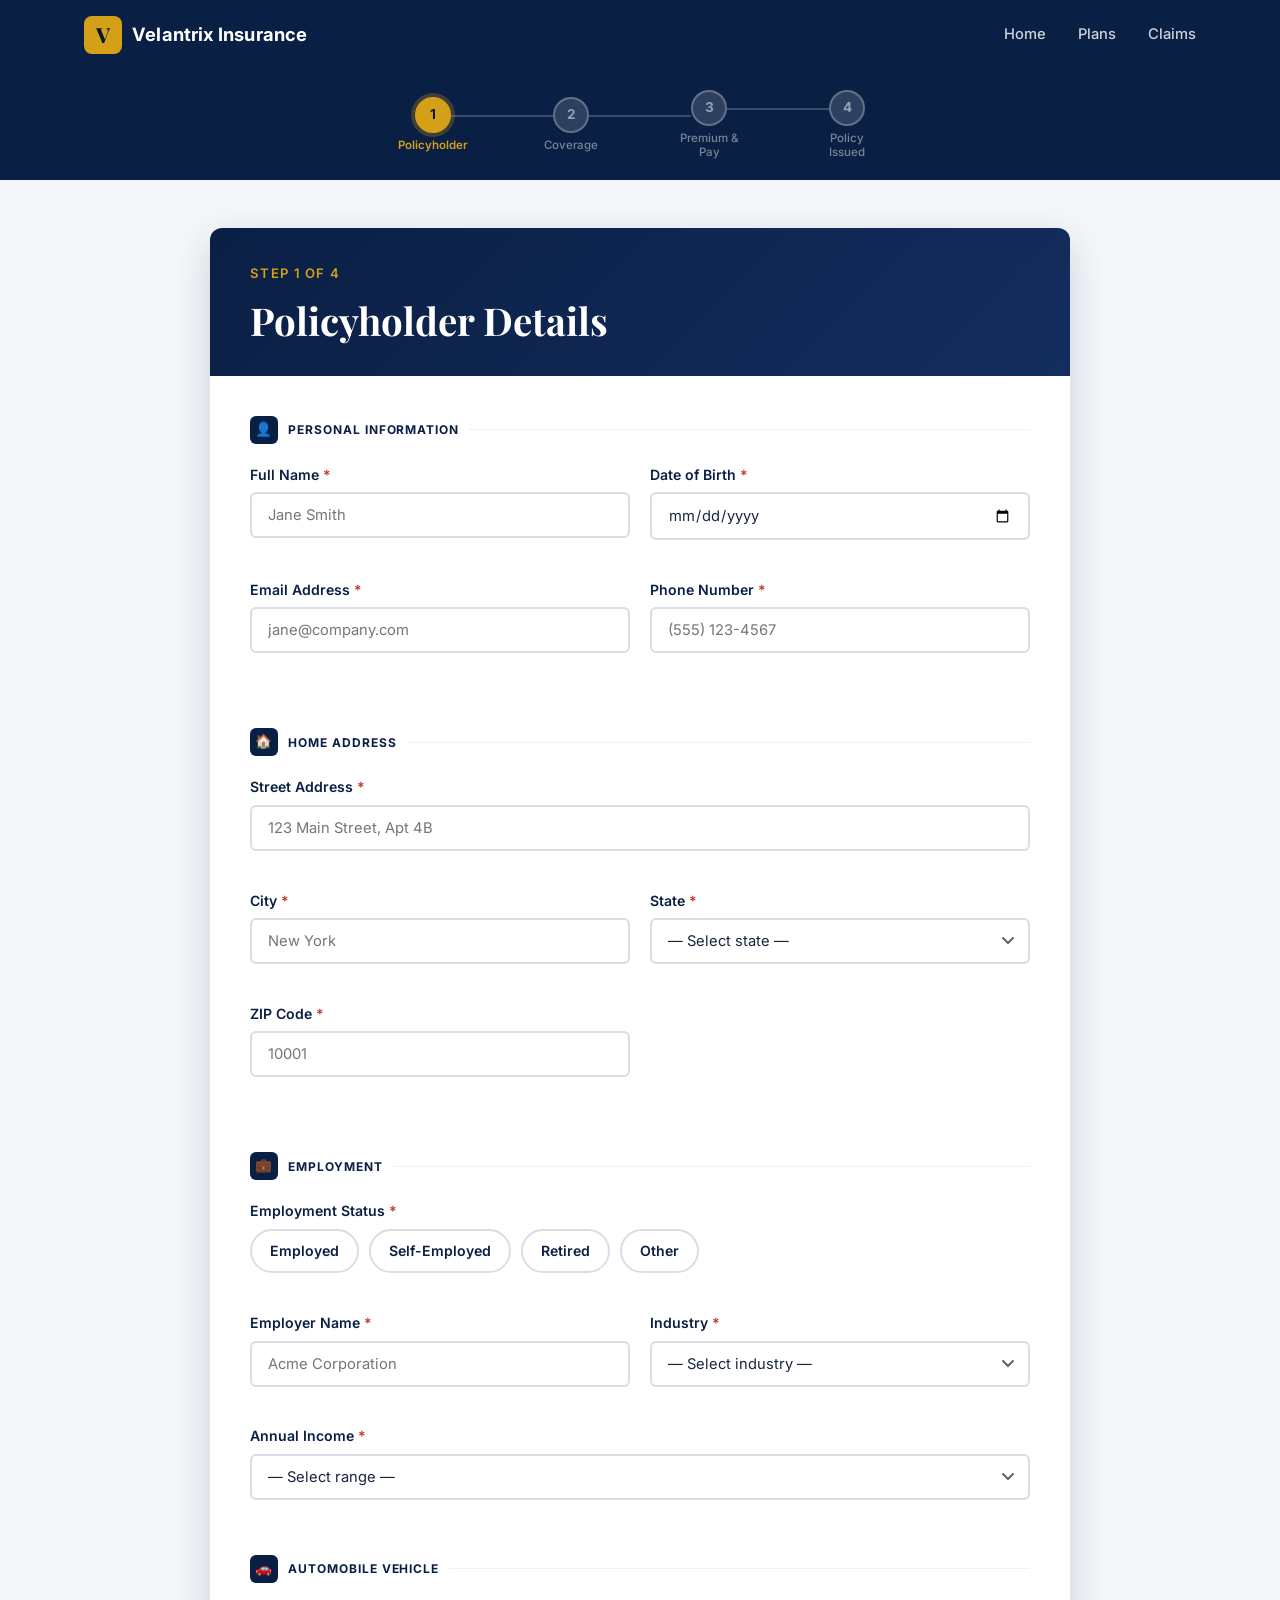
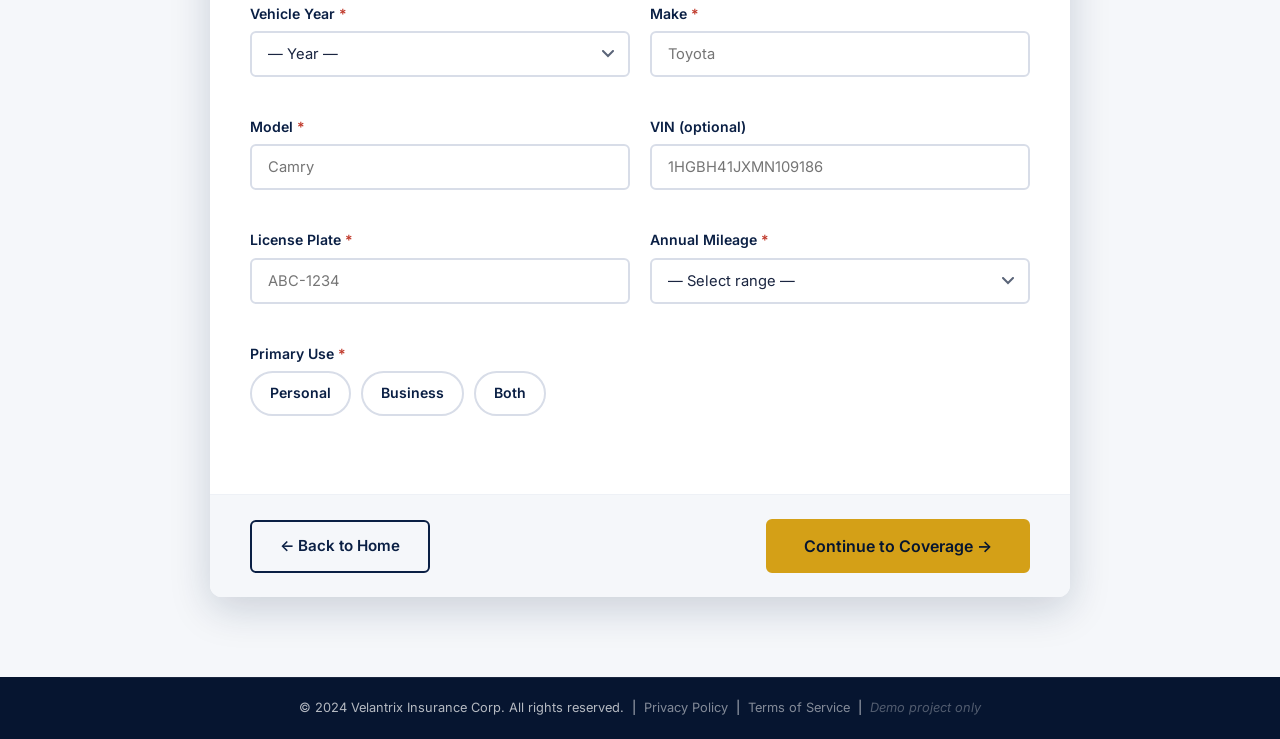
<file: policyholder.html>
<!DOCTYPE html>
<html lang="en">
<head>
  <meta charset="UTF-8" />
  <meta name="viewport" content="width=device-width, initial-scale=1.0" />
  <title>Policyholder Details — Velantrix Insurance</title>
  <link rel="preconnect" href="https://fonts.googleapis.com" />
  <link rel="preconnect" href="https://fonts.gstatic.com" crossorigin />
  <link href="https://fonts.googleapis.com/css2?family=Inter:wght@400;500;600;700&family=Playfair+Display:wght@700;800&display=swap" rel="stylesheet" />
  <link rel="stylesheet" href="style.css" />
</head>
<body class="step-page">

  <!-- NAVBAR -->
  <header class="navbar" id="navbar">
    <div class="navbar__inner container">
      <a href="index.html" class="navbar__logo">
        <span class="logo-mark">V</span>
        Velantrix Insurance
      </a>
      <nav class="navbar__links" id="nav-menu">
        <a href="index.html">Home</a>
        <a href="index.html#pricing">Plans</a>
        <a href="index.html#claims">Claims</a>
      </nav>
      <button class="navbar__hamburger" id="hamburger" aria-label="Toggle menu" aria-expanded="false">
        <span></span><span></span><span></span>
      </button>
    </div>
  </header>

  <!-- STEP PROGRESS -->
  <div class="step-progress">
    <ul class="step-progress__list">
      <li class="step-item step-item--active">
        <div class="step-dot">1</div>
        <span class="step-label">Policyholder</span>
      </li>
      <li class="step-item">
        <div class="step-dot">2</div>
        <span class="step-label">Coverage</span>
      </li>
      <li class="step-item">
        <div class="step-dot">3</div>
        <span class="step-label">Premium &amp; Pay</span>
      </li>
      <li class="step-item">
        <div class="step-dot">4</div>
        <span class="step-label">Policy Issued</span>
      </li>
    </ul>
  </div>

  <!-- STEP CONTENT -->
  <div class="step-wrap">
    <div class="step-container">

      <div class="step-header">
        <p class="section-eyebrow">Step 1 of 4</p>
        <h1 class="section-title">Policyholder Details</h1>
      </div>

      <div class="step-body">
        <form id="step1-form" novalidate>

          <!-- ===== SECTION A: Personal Information ===== -->
          <div class="fieldset-group">
            <div class="fieldset-group__label">
              <span class="fieldset-icon">&#128100;</span>
              Personal Information
            </div>
            <div class="form-row">
              <div class="form-group">
                <label for="full_name">Full Name <span class="required">*</span></label>
                <input type="text" id="full_name" placeholder="Jane Smith" autocomplete="name" />
                <span class="field-error" id="err-full_name"></span>
              </div>
              <div class="form-group">
                <label for="dob">Date of Birth <span class="required">*</span></label>
                <input type="date" id="dob" autocomplete="bday" />
                <span class="field-error" id="err-dob"></span>
              </div>
            </div>
            <div class="form-row">
              <div class="form-group">
                <label for="email">Email Address <span class="required">*</span></label>
                <input type="email" id="email" placeholder="jane@company.com" autocomplete="email" />
                <span class="field-error" id="err-email"></span>
              </div>
              <div class="form-group">
                <label for="phone">Phone Number <span class="required">*</span></label>
                <input type="text" id="phone" placeholder="(555) 123-4567" maxlength="14" autocomplete="tel" />
                <span class="field-error" id="err-phone"></span>
              </div>
            </div>
          </div>

          <!-- ===== SECTION B: Home Address ===== -->
          <div class="fieldset-group">
            <div class="fieldset-group__label">
              <span class="fieldset-icon">&#127968;</span>
              Home Address
            </div>
            <div class="form-group">
              <label for="street">Street Address <span class="required">*</span></label>
              <input type="text" id="street" placeholder="123 Main Street, Apt 4B" autocomplete="street-address" />
              <span class="field-error" id="err-street"></span>
            </div>
            <div class="form-row">
              <div class="form-group">
                <label for="city">City <span class="required">*</span></label>
                <input type="text" id="city" placeholder="New York" autocomplete="address-level2" />
                <span class="field-error" id="err-city"></span>
              </div>
              <div class="form-group">
                <label for="state">State <span class="required">*</span></label>
                <select id="state" autocomplete="address-level1">
                  <option value="">— Select state —</option>
                  <option>Alabama</option><option>Alaska</option><option>Arizona</option>
                  <option>Arkansas</option><option>California</option><option>Colorado</option>
                  <option>Connecticut</option><option>Delaware</option><option>Florida</option>
                  <option>Georgia</option><option>Hawaii</option><option>Idaho</option>
                  <option>Illinois</option><option>Indiana</option><option>Iowa</option>
                  <option>Kansas</option><option>Kentucky</option><option>Louisiana</option>
                  <option>Maine</option><option>Maryland</option><option>Massachusetts</option>
                  <option>Michigan</option><option>Minnesota</option><option>Mississippi</option>
                  <option>Missouri</option><option>Montana</option><option>Nebraska</option>
                  <option>Nevada</option><option>New Hampshire</option><option>New Jersey</option>
                  <option>New Mexico</option><option>New York</option><option>North Carolina</option>
                  <option>North Dakota</option><option>Ohio</option><option>Oklahoma</option>
                  <option>Oregon</option><option>Pennsylvania</option><option>Rhode Island</option>
                  <option>South Carolina</option><option>South Dakota</option><option>Tennessee</option>
                  <option>Texas</option><option>Utah</option><option>Vermont</option>
                  <option>Virginia</option><option>Washington</option><option>West Virginia</option>
                  <option>Wisconsin</option><option>Wyoming</option>
                </select>
                <span class="field-error" id="err-state"></span>
              </div>
            </div>
            <div class="form-row">
              <div class="form-group">
                <label for="zip">ZIP Code <span class="required">*</span></label>
                <input type="text" id="zip" placeholder="10001" maxlength="5" autocomplete="postal-code" />
                <span class="field-error" id="err-zip"></span>
              </div>
              <div class="form-group">
                <!-- spacer -->
              </div>
            </div>
          </div>

          <!-- ===== SECTION C: Employment ===== -->
          <div class="fieldset-group">
            <div class="fieldset-group__label">
              <span class="fieldset-icon">&#128188;</span>
              Employment
            </div>
            <div class="form-group">
              <label>Employment Status <span class="required">*</span></label>
              <div class="radio-group" id="employment-status-group">
                <label class="radio-option">
                  <input type="radio" name="employment_status" value="Employed" /> Employed
                </label>
                <label class="radio-option">
                  <input type="radio" name="employment_status" value="Self-Employed" /> Self-Employed
                </label>
                <label class="radio-option">
                  <input type="radio" name="employment_status" value="Retired" /> Retired
                </label>
                <label class="radio-option">
                  <input type="radio" name="employment_status" value="Other" /> Other
                </label>
              </div>
              <span class="field-error" id="err-employment_status"></span>
            </div>
            <div id="employer-fields">
              <div class="form-row">
                <div class="form-group">
                  <label for="employer_name">Employer Name <span class="required">*</span></label>
                  <input type="text" id="employer_name" placeholder="Acme Corporation" />
                  <span class="field-error" id="err-employer_name"></span>
                </div>
                <div class="form-group">
                  <label for="industry">Industry <span class="required">*</span></label>
                  <select id="industry">
                    <option value="">— Select industry —</option>
                    <option>Agriculture</option>
                    <option>Construction</option>
                    <option>Education</option>
                    <option>Finance &amp; Insurance</option>
                    <option>Government</option>
                    <option>Healthcare</option>
                    <option>Hospitality</option>
                    <option>Information Technology</option>
                    <option>Legal</option>
                    <option>Manufacturing</option>
                    <option>Real Estate</option>
                    <option>Retail</option>
                    <option>Transportation &amp; Logistics</option>
                    <option>Utilities</option>
                    <option>Other</option>
                  </select>
                  <span class="field-error" id="err-industry"></span>
                </div>
              </div>
            </div>
            <div class="form-group">
              <label for="annual_income">Annual Income <span class="required">*</span></label>
              <select id="annual_income">
                <option value="">— Select range —</option>
                <option>Under $25,000</option>
                <option>$25,000 – $49,999</option>
                <option>$50,000 – $74,999</option>
                <option>$75,000 – $99,999</option>
                <option>$100,000 – $149,999</option>
                <option>$150,000 – $199,999</option>
                <option>$200,000 or more</option>
              </select>
              <span class="field-error" id="err-annual_income"></span>
            </div>
          </div>

          <!-- ===== SECTION D: Automobile Vehicle ===== -->
          <div class="fieldset-group">
            <div class="fieldset-group__label">
              <span class="fieldset-icon">&#128663;</span>
              Automobile Vehicle
            </div>
            <div class="form-row">
              <div class="form-group">
                <label for="vehicle_year">Vehicle Year <span class="required">*</span></label>
                <select id="vehicle_year">
                  <option value="">— Year —</option>
                </select>
                <span class="field-error" id="err-vehicle_year"></span>
              </div>
              <div class="form-group">
                <label for="vehicle_make">Make <span class="required">*</span></label>
                <input type="text" id="vehicle_make" placeholder="Toyota" />
                <span class="field-error" id="err-vehicle_make"></span>
              </div>
            </div>
            <div class="form-row">
              <div class="form-group">
                <label for="vehicle_model">Model <span class="required">*</span></label>
                <input type="text" id="vehicle_model" placeholder="Camry" />
                <span class="field-error" id="err-vehicle_model"></span>
              </div>
              <div class="form-group">
                <label for="vin">VIN (optional)</label>
                <input type="text" id="vin" placeholder="1HGBH41JXMN109186" maxlength="17" />
              </div>
            </div>
            <div class="form-row">
              <div class="form-group">
                <label for="license_plate">License Plate <span class="required">*</span></label>
                <input type="text" id="license_plate" placeholder="ABC-1234" />
                <span class="field-error" id="err-license_plate"></span>
              </div>
              <div class="form-group">
                <label for="annual_mileage">Annual Mileage <span class="required">*</span></label>
                <select id="annual_mileage">
                  <option value="">— Select range —</option>
                  <option>Under 5,000 miles</option>
                  <option>5,000 – 9,999 miles</option>
                  <option>10,000 – 14,999 miles</option>
                  <option>15,000 – 19,999 miles</option>
                  <option>20,000 – 24,999 miles</option>
                  <option>25,000 miles or more</option>
                </select>
                <span class="field-error" id="err-annual_mileage"></span>
              </div>
            </div>
            <div class="form-group">
              <label>Primary Use <span class="required">*</span></label>
              <div class="radio-group">
                <label class="radio-option">
                  <input type="radio" name="primary_use" value="Personal" /> Personal
                </label>
                <label class="radio-option">
                  <input type="radio" name="primary_use" value="Business" /> Business
                </label>
                <label class="radio-option">
                  <input type="radio" name="primary_use" value="Both" /> Both
                </label>
              </div>
              <span class="field-error" id="err-primary_use"></span>
            </div>
          </div>

        </form>
      </div><!-- /.step-body -->

      <div class="step-footer">
        <a href="index.html" class="btn btn--outline" style="color:var(--navy);border-color:var(--navy);">
          &#8592; Back to Home
        </a>
        <button id="next-btn" class="btn btn--gold btn--lg">
          Continue to Coverage &#8594;
        </button>
      </div>

    </div><!-- /.step-container -->
  </div><!-- /.step-wrap -->

  <!-- FOOTER -->
  <footer class="footer">
    <div class="footer__bottom container">
      <p>&copy; 2024 Velantrix Insurance Corp. All rights reserved. &nbsp;|&nbsp;
         <a href="#">Privacy Policy</a> &nbsp;|&nbsp;
         <a href="#">Terms of Service</a> &nbsp;|&nbsp;
         <em style="color:rgba(255,255,255,0.3)">Demo project only</em>
      </p>
    </div>
  </footer>

  <div class="toast" id="toast"></div>
  <script src="script.js"></script>
  <script>
    'use strict';

    /* ---- Populate vehicle year dropdown ---- */
    const yearSelect = document.getElementById('vehicle_year');
    const currentYear = new Date().getFullYear();
    for (let y = currentYear; y >= 2000; y--) {
      const opt = document.createElement('option');
      opt.value = opt.textContent = y;
      yearSelect.appendChild(opt);
    }

    /* ---- Employment status toggle ---- */
    const employerFields = document.getElementById('employer-fields');
    function updateEmployerFields() {
      const selected = document.querySelector('input[name="employment_status"]:checked');
      const showEmployer = selected && (selected.value === 'Employed' || selected.value === 'Self-Employed');
      employerFields.style.display = showEmployer ? 'block' : 'none';
    }
    document.querySelectorAll('input[name="employment_status"]').forEach(r =>
      r.addEventListener('change', updateEmployerFields)
    );

    /* ---- Phone number formatting ---- */
    const phoneInput = document.getElementById('phone');
    phoneInput.addEventListener('input', e => {
      let v = e.target.value.replace(/\D/g, '').substring(0, 10);
      if (v.length > 6) v = `(${v.slice(0,3)}) ${v.slice(3,6)}-${v.slice(6)}`;
      else if (v.length > 3) v = `(${v.slice(0,3)}) ${v.slice(3)}`;
      else if (v.length) v = `(${v}`;
      e.target.value = v;
    });

    /* ---- Pre-fill from sessionStorage ---- */
    (function prefill() {
      const data = getQuoteData();
      const textFields = ['full_name','dob','email','phone','street','city','zip',
                          'employer_name','annual_income','vehicle_year','vehicle_make',
                          'vehicle_model','vin','license_plate','annual_mileage','industry','state'];
      textFields.forEach(id => {
        const el = document.getElementById(id);
        if (el && data[id]) el.value = data[id];
      });
      // Radios
      if (data.employment_status) {
        const r = document.querySelector(`input[name="employment_status"][value="${data.employment_status}"]`);
        if (r) { r.checked = true; updateEmployerFields(); }
      }
      if (data.primary_use) {
        const r = document.querySelector(`input[name="primary_use"][value="${data.primary_use}"]`);
        if (r) r.checked = true;
      }
    })();

    /* ---- Next button ---- */
    document.getElementById('next-btn').addEventListener('click', () => {
      const empStatus = document.querySelector('input[name="employment_status"]:checked');
      const primaryUse = document.querySelector('input[name="primary_use"]:checked');
      const showEmployer = empStatus && (empStatus.value === 'Employed' || empStatus.value === 'Self-Employed');

      // Clear all errors first
      ['full_name','dob','email','phone','street','city','state','zip',
       'employment_status','employer_name','industry','annual_income',
       'vehicle_year','vehicle_make','vehicle_model','license_plate',
       'annual_mileage','primary_use'].forEach(id => setError(id, 'err-' + id, ''));

      let valid = true;

      const req = (id, msg) => {
        const v = document.getElementById(id)?.value.trim();
        if (!v) { setError(id, 'err-' + id, msg); valid = false; }
      };

      req('full_name', 'Full name is required.');

      // DOB: must be 18+
      const dobEl = document.getElementById('dob');
      if (!dobEl.value) {
        setError('dob', 'err-dob', 'Date of birth is required.');
        valid = false;
      } else {
        const dob = new Date(dobEl.value);
        const minAge = new Date();
        minAge.setFullYear(minAge.getFullYear() - 18);
        if (dob > minAge) { setError('dob', 'err-dob', 'You must be at least 18 years old.'); valid = false; }
      }

      // Email
      const emailVal = document.getElementById('email').value.trim();
      if (!emailVal) { setError('email', 'err-email', 'Email is required.'); valid = false; }
      else if (!/^[^\s@]+@[^\s@]+\.[^\s@]+$/.test(emailVal)) { setError('email', 'err-email', 'Enter a valid email address.'); valid = false; }

      // Phone
      const phoneVal = document.getElementById('phone').value.replace(/\D/g, '');
      if (phoneVal.length < 10) { setError('phone', 'err-phone', 'Enter a valid 10-digit phone number.'); valid = false; }

      req('street',   'Street address is required.');
      req('city',     'City is required.');
      req('state',    'Please select a state.');

      const zipVal = document.getElementById('zip').value.trim();
      if (!/^\d{5}$/.test(zipVal)) { setError('zip', 'err-zip', 'Enter a valid 5-digit ZIP code.'); valid = false; }

      if (!empStatus) { setError('employment_status', 'err-employment_status', 'Please select employment status.'); valid = false; }

      if (showEmployer) {
        req('employer_name', 'Employer name is required.');
        req('industry',      'Please select an industry.');
      }

      req('annual_income',  'Please select your annual income range.');
      req('vehicle_year',   'Please select the vehicle year.');
      req('vehicle_make',   'Vehicle make is required.');
      req('vehicle_model',  'Vehicle model is required.');
      req('license_plate',  'License plate is required.');
      req('annual_mileage', 'Please select annual mileage.');

      if (!primaryUse) { setError('primary_use', 'err-primary_use', 'Please select primary use.'); valid = false; }

      if (!valid) {
        const firstErr = document.querySelector('.error');
        if (firstErr) firstErr.scrollIntoView({ behavior: 'smooth', block: 'center' });
        return;
      }

      // Save to sessionStorage
      saveQuoteData({
        full_name:         document.getElementById('full_name').value.trim(),
        dob:               document.getElementById('dob').value,
        email:             document.getElementById('email').value.trim(),
        phone:             document.getElementById('phone').value.trim(),
        street:            document.getElementById('street').value.trim(),
        city:              document.getElementById('city').value.trim(),
        state:             document.getElementById('state').value,
        zip:               document.getElementById('zip').value.trim(),
        employment_status: empStatus.value,
        employer_name:     document.getElementById('employer_name')?.value.trim() || '',
        industry:          document.getElementById('industry')?.value || '',
        annual_income:     document.getElementById('annual_income').value,
        vehicle_year:      document.getElementById('vehicle_year').value,
        vehicle_make:      document.getElementById('vehicle_make').value.trim(),
        vehicle_model:     document.getElementById('vehicle_model').value.trim(),
        vin:               document.getElementById('vin').value.trim(),
        license_plate:     document.getElementById('license_plate').value.trim(),
        annual_mileage:    document.getElementById('annual_mileage').value,
        primary_use:       primaryUse.value,
      });

      window.location.href = 'coverage.html';
    });
  </script>
</body>
</html>
</file>
<file: style.css>
/* ============================================================
   VELANTRIX INSURANCE — style.css
   ============================================================ */

/* ---- CSS Variables ---- */
:root {
  --navy:      #0a1f44;
  --navy-dark: #061530;
  --navy-mid:  #132d5e;
  --gold:      #d4a017;
  --gold-dark: #b8891a;
  --white:     #ffffff;
  --off-white: #f5f7fa;
  --gray-100:  #eef1f6;
  --gray-200:  #d8dde8;
  --gray-400:  #9ba3b5;
  --gray-600:  #5a6478;
  --text:      #1a2540;
  --text-light:#4a5568;

  --font-body: 'Inter', sans-serif;
  --font-head: 'Playfair Display', serif;

  --radius:    12px;
  --radius-sm: 6px;
  --shadow:    0 4px 20px rgba(10,31,68,0.10);
  --shadow-lg: 0 12px 40px rgba(10,31,68,0.18);

  --transition: 0.25s ease;
  --navbar-h:  70px;
}

/* ---- Reset & Base ---- */
*, *::before, *::after { box-sizing: border-box; margin: 0; padding: 0; }

html {
  scroll-behavior: smooth;
  font-size: 16px;
}

body {
  font-family: var(--font-body);
  color: var(--text);
  background: var(--white);
  line-height: 1.6;
  -webkit-font-smoothing: antialiased;
}

a { text-decoration: none; color: inherit; }
img { max-width: 100%; display: block; }
input, select, textarea, button { font-family: inherit; }

ul { list-style: none; }

.container {
  width: 100%;
  max-width: 1160px;
  margin: 0 auto;
  padding: 0 24px;
}

.section {
  padding: 96px 0;
}

.section--alt {
  background: var(--off-white);
}

/* ---- Scroll-fade animation ---- */
.fade-in {
  opacity: 0;
  transform: translateY(28px);
  transition: opacity 0.65s ease, transform 0.65s ease;
}

.fade-in.visible {
  opacity: 1;
  transform: translateY(0);
}

/* Stagger children inside a grid */
.pricing__grid .fade-in:nth-child(2) { transition-delay: 0.1s; }
.pricing__grid .fade-in:nth-child(3) { transition-delay: 0.2s; }
.payment__methods .method-card:nth-child(2) { transition-delay: 0.1s; }
.payment__methods .method-card:nth-child(3) { transition-delay: 0.2s; }

/* ============================================================
   BUTTONS
   ============================================================ */
.btn {
  display: inline-flex;
  align-items: center;
  justify-content: center;
  gap: 8px;
  padding: 12px 28px;
  border-radius: var(--radius-sm);
  font-weight: 600;
  font-size: 0.95rem;
  cursor: pointer;
  border: 2px solid transparent;
  transition: background var(--transition), color var(--transition),
              border-color var(--transition), transform var(--transition),
              box-shadow var(--transition);
  white-space: nowrap;
}

.btn:hover { transform: translateY(-2px); }
.btn:active { transform: translateY(0); }

.btn--gold {
  background: var(--gold);
  color: var(--navy-dark);
  border-color: var(--gold);
}
.btn--gold:hover {
  background: var(--gold-dark);
  border-color: var(--gold-dark);
  box-shadow: 0 6px 20px rgba(212,160,23,0.35);
}

.btn--outline {
  background: transparent;
  color: var(--white);
  border-color: rgba(255,255,255,0.6);
}
.btn--outline:hover {
  background: rgba(255,255,255,0.1);
  border-color: var(--white);
}

/* Dark outline variant (on light backgrounds) */
.plan-card .btn--outline {
  color: var(--navy);
  border-color: var(--navy);
}
.plan-card .btn--outline:hover {
  background: var(--navy);
  color: var(--white);
}

.btn--lg {
  padding: 15px 36px;
  font-size: 1rem;
}

.btn--full {
  width: 100%;
  margin-top: 8px;
}

/* ============================================================
   NAVBAR
   ============================================================ */
.navbar {
  position: fixed;
  top: 0; left: 0; right: 0;
  z-index: 1000;
  height: var(--navbar-h);
  background: var(--navy);
  transition: box-shadow var(--transition);
}

.navbar.scrolled {
  box-shadow: 0 4px 24px rgba(10,31,68,0.35);
}

.navbar__inner {
  display: flex;
  align-items: center;
  justify-content: space-between;
  height: var(--navbar-h);
}

.navbar__logo {
  display: flex;
  align-items: center;
  gap: 10px;
  font-size: 1.15rem;
  font-weight: 700;
  color: var(--white);
  letter-spacing: 0.01em;
  flex-shrink: 0;
}

.logo-mark {
  display: inline-flex;
  align-items: center;
  justify-content: center;
  width: 38px;
  height: 38px;
  background: var(--gold);
  color: var(--navy-dark);
  font-family: var(--font-head);
  font-size: 1.3rem;
  font-weight: 800;
  border-radius: 8px;
}

.navbar__links {
  display: flex;
  align-items: center;
  gap: 32px;
}

.navbar__links a {
  color: rgba(255,255,255,0.8);
  font-size: 0.92rem;
  font-weight: 500;
  transition: color var(--transition);
}

.navbar__links a:not(.btn):hover {
  color: var(--gold);
}

.navbar__hamburger {
  display: none;
  flex-direction: column;
  justify-content: space-between;
  width: 28px;
  height: 20px;
  background: none;
  border: none;
  cursor: pointer;
  padding: 0;
}

.navbar__hamburger span {
  display: block;
  height: 2px;
  background: var(--white);
  border-radius: 2px;
  transition: transform var(--transition), opacity var(--transition);
}

.navbar__hamburger.open span:nth-child(1) { transform: translateY(9px) rotate(45deg); }
.navbar__hamburger.open span:nth-child(2) { opacity: 0; }
.navbar__hamburger.open span:nth-child(3) { transform: translateY(-9px) rotate(-45deg); }

/* ============================================================
   HERO
   ============================================================ */
.hero {
  position: relative;
  min-height: 100vh;
  display: flex;
  align-items: center;
  padding-top: var(--navbar-h);
  background:
    linear-gradient(135deg, var(--navy-dark) 0%, var(--navy-mid) 50%, #1a3a7a 100%);
  overflow: hidden;
}

.hero::before {
  content: '';
  position: absolute;
  inset: 0;
  background:
    radial-gradient(ellipse at 70% 50%, rgba(212,160,23,0.08) 0%, transparent 60%),
    radial-gradient(ellipse at 10% 80%, rgba(255,255,255,0.04) 0%, transparent 50%);
  pointer-events: none;
}

/* Decorative geometric shapes */
.hero::after {
  content: '';
  position: absolute;
  top: -10%;
  right: -5%;
  width: 500px;
  height: 500px;
  border-radius: 50%;
  border: 1px solid rgba(212,160,23,0.15);
  animation: pulse-ring 4s ease-in-out infinite;
}

@keyframes pulse-ring {
  0%, 100% { transform: scale(1); opacity: 0.5; }
  50% { transform: scale(1.05); opacity: 1; }
}

.hero__content {
  position: relative;
  z-index: 1;
  max-width: 780px;
  padding: 80px 24px;
}

.hero__eyebrow {
  display: inline-block;
  background: rgba(212,160,23,0.15);
  color: var(--gold);
  border: 1px solid rgba(212,160,23,0.3);
  border-radius: 30px;
  padding: 6px 18px;
  font-size: 0.82rem;
  font-weight: 600;
  letter-spacing: 0.05em;
  text-transform: uppercase;
  margin-bottom: 24px;
}

.hero__headline {
  font-family: var(--font-head);
  font-size: clamp(2.4rem, 5vw, 3.8rem);
  font-weight: 800;
  color: var(--white);
  line-height: 1.2;
  margin-bottom: 24px;
}

.hero__sub {
  font-size: 1.1rem;
  color: rgba(255,255,255,0.75);
  max-width: 560px;
  margin-bottom: 40px;
  line-height: 1.7;
}

.hero__actions {
  display: flex;
  gap: 16px;
  flex-wrap: wrap;
  margin-bottom: 64px;
}

.hero__stats {
  display: flex;
  align-items: center;
  gap: 32px;
  flex-wrap: wrap;
}

.stat {
  display: flex;
  flex-direction: column;
}

.stat__value {
  font-size: 1.8rem;
  font-weight: 800;
  color: var(--gold);
  line-height: 1;
}

.stat__label {
  font-size: 0.78rem;
  color: rgba(255,255,255,0.55);
  margin-top: 4px;
  text-transform: uppercase;
  letter-spacing: 0.05em;
}

.stat__divider {
  width: 1px;
  height: 40px;
  background: rgba(255,255,255,0.15);
}

/* ============================================================
   SECTION HEADERS
   ============================================================ */
.section-header {
  text-align: center;
  margin-bottom: 56px;
}

.section-eyebrow {
  display: inline-block;
  color: var(--gold-dark);
  font-weight: 600;
  font-size: 0.82rem;
  letter-spacing: 0.1em;
  text-transform: uppercase;
  margin-bottom: 12px;
}

.section-title {
  font-family: var(--font-head);
  font-size: clamp(1.8rem, 3vw, 2.6rem);
  font-weight: 700;
  color: var(--navy);
  margin-bottom: 16px;
  line-height: 1.25;
}

.section-sub {
  font-size: 1rem;
  color: var(--text-light);
  max-width: 520px;
  margin: 0 auto;
}

/* ============================================================
   PRICING
   ============================================================ */
.billing-toggle {
  display: flex;
  align-items: center;
  justify-content: center;
  gap: 14px;
  margin-bottom: 48px;
}

.billing-label {
  font-size: 0.95rem;
  font-weight: 600;
  color: var(--text-light);
  display: flex;
  align-items: center;
  gap: 8px;
}

#label-annual.active,
#label-monthly.active {
  color: var(--navy);
}

.badge-save {
  background: #e6f4ea;
  color: #2d7a3b;
  font-size: 0.72rem;
  font-weight: 700;
  padding: 2px 8px;
  border-radius: 20px;
  letter-spacing: 0.03em;
}

.toggle-switch {
  position: relative;
  display: inline-block;
  width: 52px;
  height: 28px;
  cursor: pointer;
}

.toggle-switch input { opacity: 0; width: 0; height: 0; }

.toggle-slider {
  position: absolute;
  inset: 0;
  background: var(--gray-200);
  border-radius: 28px;
  transition: background var(--transition);
}

.toggle-slider::before {
  content: '';
  position: absolute;
  top: 4px; left: 4px;
  width: 20px; height: 20px;
  background: var(--white);
  border-radius: 50%;
  transition: transform var(--transition);
  box-shadow: 0 2px 6px rgba(0,0,0,0.15);
}

.toggle-switch input:checked + .toggle-slider {
  background: var(--gold);
}

.toggle-switch input:checked + .toggle-slider::before {
  transform: translateX(24px);
}

.pricing__grid {
  display: grid;
  grid-template-columns: repeat(auto-fit, minmax(280px, 1fr));
  gap: 28px;
  align-items: stretch;
}

.plan-card {
  background: var(--white);
  border: 2px solid var(--gray-100);
  border-radius: var(--radius);
  padding: 36px 32px;
  display: flex;
  flex-direction: column;
  gap: 0;
  position: relative;
  transition: border-color var(--transition), box-shadow var(--transition), transform var(--transition);
}

.plan-card:hover {
  border-color: var(--navy);
  box-shadow: var(--shadow-lg);
  transform: translateY(-4px);
}

.plan-card--featured {
  background: var(--navy);
  border-color: var(--navy);
  color: var(--white);
}

.plan-card--featured .plan-desc,
.plan-card--featured .plan-features li {
  color: rgba(255,255,255,0.75);
}

.plan-card--featured .plan-features li.disabled {
  color: rgba(255,255,255,0.35);
}

.plan-card--featured .price-period {
  color: rgba(255,255,255,0.6);
}

.plan-card--featured .price-annual-note {
  color: rgba(255,255,255,0.55);
}

.plan-card--featured:hover {
  border-color: var(--navy-mid);
  box-shadow: 0 16px 48px rgba(10,31,68,0.3);
}

.plan-badge {
  position: absolute;
  top: -14px;
  left: 50%;
  transform: translateX(-50%);
  background: var(--gold);
  color: var(--navy-dark);
  font-size: 0.75rem;
  font-weight: 700;
  padding: 4px 16px;
  border-radius: 20px;
  letter-spacing: 0.04em;
  text-transform: uppercase;
  white-space: nowrap;
}

.plan-card__header {
  margin-bottom: 24px;
}

.plan-name {
  font-size: 1.3rem;
  font-weight: 700;
  margin-bottom: 4px;
}

.plan-desc {
  font-size: 0.88rem;
  color: var(--text-light);
}

.plan-card__price {
  display: flex;
  align-items: flex-start;
  gap: 2px;
  margin-bottom: 6px;
}

.price-currency {
  font-size: 1.3rem;
  font-weight: 700;
  margin-top: 8px;
  color: var(--gold);
}

.price-amount {
  font-size: 3.2rem;
  font-weight: 800;
  line-height: 1;
  color: inherit;
  font-family: var(--font-head);
}

.plan-card--featured .price-amount {
  color: var(--gold);
}

.price-period {
  font-size: 0.9rem;
  color: var(--gray-400);
  align-self: flex-end;
  padding-bottom: 6px;
}

.price-annual-note {
  font-size: 0.8rem;
  color: var(--gray-400);
  margin-bottom: 20px;
  min-height: 1.2em;
}

.plan-features {
  flex: 1;
  margin-bottom: 28px;
  display: flex;
  flex-direction: column;
  gap: 10px;
}

.plan-features li {
  display: flex;
  align-items: center;
  gap: 10px;
  font-size: 0.9rem;
}

.plan-features li.disabled {
  color: var(--gray-400);
  text-decoration: line-through;
}

.check {
  color: #2d7a3b;
  font-weight: 700;
  flex-shrink: 0;
}

.plan-card--featured .check {
  color: var(--gold);
}

.cross {
  color: var(--gray-400);
  flex-shrink: 0;
}

/* ============================================================
   PAYMENT
   ============================================================ */
.payment__methods {
  display: grid;
  grid-template-columns: repeat(auto-fit, minmax(220px, 1fr));
  gap: 20px;
  margin-bottom: 56px;
}

.method-card {
  background: var(--white);
  border: 2px solid var(--gray-100);
  border-radius: var(--radius);
  padding: 28px 24px;
  text-align: center;
  transition: border-color var(--transition), box-shadow var(--transition), transform var(--transition);
}

.method-card:hover {
  border-color: var(--gold);
  box-shadow: var(--shadow);
  transform: translateY(-3px);
}

.method-icon {
  font-size: 2.4rem;
  margin-bottom: 14px;
  line-height: 1;
}

.method-card h4 {
  font-size: 1rem;
  font-weight: 700;
  color: var(--navy);
  margin-bottom: 6px;
}

.method-card p {
  font-size: 0.85rem;
  color: var(--text-light);
}

.payment__form-wrap {
  background: var(--white);
  border-radius: var(--radius);
  padding: 48px;
  box-shadow: var(--shadow-lg);
  max-width: 760px;
  margin: 0 auto;
}

.form-section-title {
  font-family: var(--font-head);
  font-size: 1.5rem;
  font-weight: 700;
  color: var(--navy);
  margin-bottom: 8px;
}

.form-note {
  font-size: 0.82rem;
  color: var(--gray-400);
  margin-bottom: 28px;
  padding: 8px 14px;
  background: #fff8e1;
  border-left: 3px solid var(--gold);
  border-radius: 4px;
}

.frequency-selector {
  display: flex;
  align-items: center;
  gap: 20px;
  flex-wrap: wrap;
  margin-bottom: 28px;
  padding: 16px 20px;
  background: var(--off-white);
  border-radius: var(--radius-sm);
}

.freq-label {
  font-weight: 600;
  font-size: 0.9rem;
  color: var(--text);
  white-space: nowrap;
}

.freq-options {
  display: flex;
  gap: 16px;
  flex-wrap: wrap;
}

.freq-option {
  display: flex;
  align-items: center;
  gap: 6px;
  font-size: 0.9rem;
  cursor: pointer;
  padding: 6px 14px;
  border-radius: 20px;
  border: 2px solid var(--gray-200);
  transition: border-color var(--transition), background var(--transition);
}

.freq-option:has(input:checked) {
  border-color: var(--navy);
  background: var(--navy);
  color: var(--white);
}

.freq-option input { display: none; }

/* ============================================================
   FORMS (shared)
   ============================================================ */
.form-row {
  display: grid;
  grid-template-columns: 1fr 1fr;
  gap: 20px;
}

.form-group {
  display: flex;
  flex-direction: column;
  gap: 6px;
  margin-bottom: 20px;
}

.form-group label {
  font-size: 0.88rem;
  font-weight: 600;
  color: var(--navy);
}

.required {
  color: #c0392b;
}

.form-group input,
.form-group select,
.form-group textarea {
  padding: 12px 16px;
  border: 2px solid var(--gray-200);
  border-radius: var(--radius-sm);
  font-size: 0.92rem;
  color: var(--text);
  background: var(--white);
  transition: border-color var(--transition), box-shadow var(--transition);
  outline: none;
  width: 100%;
}

.form-group input:focus,
.form-group select:focus,
.form-group textarea:focus {
  border-color: var(--navy);
  box-shadow: 0 0 0 3px rgba(10,31,68,0.08);
}

.form-group input.error,
.form-group select.error,
.form-group textarea.error {
  border-color: #c0392b;
  box-shadow: 0 0 0 3px rgba(192,57,43,0.08);
}

.form-group textarea {
  resize: vertical;
  min-height: 100px;
}

.form-group select {
  cursor: pointer;
  appearance: none;
  background-image: url("data:image/svg+xml,%3Csvg xmlns='http://www.w3.org/2000/svg' width='12' height='8' viewBox='0 0 12 8'%3E%3Cpath d='M1 1l5 5 5-5' stroke='%235a6478' stroke-width='2' fill='none' stroke-linecap='round'/%3E%3C/svg%3E");
  background-repeat: no-repeat;
  background-position: right 14px center;
  padding-right: 40px;
}

.field-error {
  font-size: 0.8rem;
  color: #c0392b;
  font-weight: 500;
  min-height: 1em;
}

.field-hint {
  font-size: 0.78rem;
  color: var(--gray-400);
}

/* File upload */
.file-upload-wrap {
  position: relative;
}

.file-upload-wrap input[type="file"] {
  position: absolute;
  inset: 0;
  opacity: 0;
  cursor: pointer;
  width: 100%;
  height: 100%;
  z-index: 2;
}

.file-upload-label {
  display: flex;
  align-items: center;
  gap: 12px;
  padding: 16px 20px;
  border: 2px dashed var(--gray-200);
  border-radius: var(--radius-sm);
  cursor: pointer;
  color: var(--text-light);
  font-size: 0.9rem;
  transition: border-color var(--transition), background var(--transition);
}

.file-upload-label:hover,
.file-upload-wrap:focus-within .file-upload-label {
  border-color: var(--navy);
  background: var(--off-white);
}

.file-icon { font-size: 1.4rem; }

/* Success state */
.form-success {
  display: flex;
  align-items: center;
  gap: 14px;
  background: #e6f4ea;
  border: 2px solid #2d7a3b;
  border-radius: var(--radius-sm);
  padding: 20px 24px;
  font-size: 0.95rem;
  color: #1a4d26;
  margin-top: 16px;
}

.success-icon {
  display: inline-flex;
  align-items: center;
  justify-content: center;
  width: 32px;
  height: 32px;
  background: #2d7a3b;
  color: var(--white);
  border-radius: 50%;
  font-size: 1rem;
  font-weight: 700;
  flex-shrink: 0;
}

/* ============================================================
   CLAIMS
   ============================================================ */
.claims__layout {
  display: grid;
  grid-template-columns: 1fr 1.4fr;
  gap: 56px;
  align-items: start;
}

.claims__info h3 {
  font-family: var(--font-head);
  font-size: 1.4rem;
  color: var(--navy);
  margin-bottom: 28px;
}

.claims-steps {
  list-style: none;
  display: flex;
  flex-direction: column;
  gap: 24px;
  margin-bottom: 40px;
}

.claims-steps li {
  display: flex;
  gap: 16px;
  align-items: flex-start;
}

.step-num {
  display: inline-flex;
  align-items: center;
  justify-content: center;
  width: 36px;
  height: 36px;
  background: var(--navy);
  color: var(--white);
  border-radius: 50%;
  font-weight: 700;
  font-size: 0.9rem;
  flex-shrink: 0;
}

.claims-steps li strong {
  display: block;
  font-size: 0.95rem;
  color: var(--navy);
  margin-bottom: 2px;
}

.claims-steps li p {
  font-size: 0.85rem;
  color: var(--text-light);
}

.claims-contact {
  background: var(--navy);
  color: var(--white);
  border-radius: var(--radius);
  padding: 24px 28px;
}

.claims-contact strong {
  font-size: 0.85rem;
  letter-spacing: 0.04em;
  text-transform: uppercase;
  color: var(--gold);
}

.claims-phone {
  font-family: var(--font-head);
  font-size: 1.6rem;
  font-weight: 700;
  color: var(--white);
  margin: 4px 0 4px;
}

.claims-contact p:last-child {
  font-size: 0.82rem;
  color: rgba(255,255,255,0.55);
}

.claims__form-wrap {
  background: var(--white);
  border-radius: var(--radius);
  padding: 40px;
  box-shadow: var(--shadow-lg);
}

/* ============================================================
   FOOTER
   ============================================================ */
.footer {
  background: var(--navy-dark);
  color: rgba(255,255,255,0.7);
}

.footer__top {
  display: grid;
  grid-template-columns: 2fr 1fr 1fr 1fr 1.5fr;
  gap: 40px;
  padding: 64px 24px 48px;
}

.footer__brand .navbar__logo {
  margin-bottom: 16px;
}

.footer__brand p {
  font-size: 0.85rem;
  line-height: 1.7;
  max-width: 260px;
}

.footer-disclaimer {
  margin-top: 12px;
  font-size: 0.75rem;
  color: rgba(255,255,255,0.35);
  font-style: italic;
}

.footer__links {
  display: flex;
  flex-direction: column;
  gap: 10px;
}

.footer__links h4 {
  color: var(--white);
  font-size: 0.88rem;
  font-weight: 700;
  letter-spacing: 0.05em;
  text-transform: uppercase;
  margin-bottom: 4px;
}

.footer__links a {
  font-size: 0.85rem;
  color: rgba(255,255,255,0.55);
  transition: color var(--transition);
}

.footer__links a:hover { color: var(--gold); }

.footer__contact h4 {
  color: var(--white);
  font-size: 0.88rem;
  font-weight: 700;
  letter-spacing: 0.05em;
  text-transform: uppercase;
  margin-bottom: 12px;
}

.footer__contact p {
  font-size: 0.85rem;
  line-height: 1.8;
}

.footer__bottom {
  border-top: 1px solid rgba(255,255,255,0.08);
  padding: 20px 24px;
  text-align: center;
  font-size: 0.8rem;
}

.footer__bottom a {
  color: rgba(255,255,255,0.5);
  transition: color var(--transition);
}

.footer__bottom a:hover { color: var(--gold); }

/* ============================================================
   TOAST
   ============================================================ */
.toast {
  position: fixed;
  bottom: 32px;
  right: 32px;
  background: var(--navy);
  color: var(--white);
  padding: 14px 24px;
  border-radius: var(--radius-sm);
  box-shadow: var(--shadow-lg);
  font-size: 0.9rem;
  font-weight: 500;
  transform: translateY(100px);
  opacity: 0;
  transition: transform 0.35s ease, opacity 0.35s ease;
  z-index: 9999;
  max-width: 320px;
}

.toast.show {
  transform: translateY(0);
  opacity: 1;
}

/* ============================================================
   RESPONSIVE
   ============================================================ */
@media (max-width: 900px) {
  .claims__layout {
    grid-template-columns: 1fr;
  }
  .footer__top {
    grid-template-columns: 1fr 1fr;
    gap: 32px;
  }
  .footer__brand {
    grid-column: 1 / -1;
  }
}

@media (max-width: 768px) {
  :root { --navbar-h: 64px; }

  .section { padding: 64px 0; }

  /* Navbar mobile */
  .navbar__hamburger { display: flex; }

  .navbar__links {
    position: fixed;
    top: var(--navbar-h);
    left: 0; right: 0;
    background: var(--navy-dark);
    flex-direction: column;
    align-items: stretch;
    gap: 0;
    padding: 16px 24px 24px;
    transform: translateY(-110%);
    transition: transform 0.35s ease;
    border-top: 1px solid rgba(255,255,255,0.08);
  }

  .navbar__links.open {
    transform: translateY(0);
  }

  .navbar__links a {
    padding: 14px 0;
    border-bottom: 1px solid rgba(255,255,255,0.07);
    font-size: 1rem;
  }

  .navbar__links .btn {
    margin-top: 12px;
    padding: 14px;
    text-align: center;
  }

  /* Hero */
  .hero__content { padding: 60px 24px; }
  .hero__actions { flex-direction: column; }
  .hero__actions .btn { width: 100%; }
  .hero__stats { gap: 20px; }
  .stat__divider { display: none; }

  /* Pricing */
  .billing-toggle { flex-wrap: wrap; justify-content: center; }

  /* Payment form */
  .payment__form-wrap { padding: 28px 20px; }
  .form-row { grid-template-columns: 1fr; }

  /* Claims */
  .claims__form-wrap { padding: 28px 20px; }

  /* Footer */
  .footer__top {
    grid-template-columns: 1fr;
    padding: 48px 24px 32px;
  }
  .footer__brand { grid-column: auto; }
}

@media (max-width: 480px) {
  .pricing__grid { grid-template-columns: 1fr; }
  .payment__methods { grid-template-columns: 1fr; }
}

/* ============================================================
   MULTI-PAGE QUOTE FLOW — SHARED STEP STYLES
   ============================================================ */

/* ---- Step page body wrapper ---- */
.step-page {
  background: var(--off-white);
  min-height: 100vh;
  padding-top: var(--navbar-h);
}

/* ---- Progress Stepper ---- */
.step-progress {
  background: var(--navy);
  padding: 20px 0;
}

.step-progress__list {
  display: flex;
  align-items: center;
  justify-content: center;
  gap: 0;
  list-style: none;
  max-width: 600px;
  margin: 0 auto;
  padding: 0 24px;
}

.step-item {
  display: flex;
  flex-direction: column;
  align-items: center;
  gap: 6px;
  position: relative;
  flex: 1;
}

/* Connector line between steps */
.step-item:not(:last-child)::after {
  content: '';
  position: absolute;
  top: 18px;
  left: calc(50% + 18px);
  right: calc(-50% + 18px);
  height: 2px;
  background: rgba(255,255,255,0.2);
  z-index: 0;
}

.step-item--done:not(:last-child)::after {
  background: var(--gold);
}

.step-dot {
  width: 36px;
  height: 36px;
  border-radius: 50%;
  background: rgba(255,255,255,0.15);
  border: 2px solid rgba(255,255,255,0.25);
  display: flex;
  align-items: center;
  justify-content: center;
  font-weight: 700;
  font-size: 0.85rem;
  color: rgba(255,255,255,0.5);
  position: relative;
  z-index: 1;
  transition: background var(--transition), border-color var(--transition);
}

.step-item--active .step-dot {
  background: var(--gold);
  border-color: var(--gold);
  color: var(--navy-dark);
  box-shadow: 0 0 0 4px rgba(212,160,23,0.25);
}

.step-item--done .step-dot {
  background: var(--navy-mid);
  border-color: rgba(255,255,255,0.4);
  color: var(--white);
}

.step-label {
  font-size: 0.72rem;
  color: rgba(255,255,255,0.45);
  font-weight: 500;
  text-align: center;
  line-height: 1.2;
  max-width: 72px;
}

.step-item--active .step-label { color: var(--gold); font-weight: 600; }
.step-item--done .step-label  { color: rgba(255,255,255,0.7); }

/* ---- Step Container ---- */
.step-wrap {
  padding: 48px 24px 80px;
}

.step-container {
  max-width: 860px;
  margin: 0 auto;
  background: var(--white);
  border-radius: var(--radius);
  box-shadow: var(--shadow-lg);
  overflow: hidden;
}

.step-header {
  background: linear-gradient(135deg, var(--navy) 0%, var(--navy-mid) 100%);
  padding: 32px 40px;
}

.step-header .section-eyebrow { color: var(--gold); }
.step-header .section-title   { color: var(--white); margin-bottom: 0; }

.step-body {
  padding: 40px;
}

.step-footer {
  display: flex;
  justify-content: space-between;
  align-items: center;
  padding: 24px 40px;
  border-top: 1px solid var(--gray-100);
  background: var(--off-white);
}

/* ---- Fieldset Group ---- */
.fieldset-group {
  margin-bottom: 36px;
}

.fieldset-group:last-child { margin-bottom: 0; }

.fieldset-group__label {
  display: flex;
  align-items: center;
  gap: 10px;
  font-size: 0.75rem;
  font-weight: 700;
  letter-spacing: 0.08em;
  text-transform: uppercase;
  color: var(--navy);
  margin-bottom: 20px;
}

.fieldset-group__label::after {
  content: '';
  flex: 1;
  height: 1px;
  background: var(--gray-100);
}

.fieldset-icon {
  display: inline-flex;
  align-items: center;
  justify-content: center;
  width: 28px;
  height: 28px;
  background: var(--navy);
  color: var(--white);
  border-radius: 6px;
  font-size: 0.85rem;
}

/* ---- Radio group (employment status, primary use) ---- */
.radio-group {
  display: flex;
  gap: 10px;
  flex-wrap: wrap;
}

.radio-option {
  display: flex;
  align-items: center;
  gap: 7px;
  padding: 9px 18px;
  border: 2px solid var(--gray-200);
  border-radius: 30px;
  cursor: pointer;
  font-size: 0.88rem;
  font-weight: 500;
  transition: border-color var(--transition), background var(--transition), color var(--transition);
}

.radio-option:has(input:checked) {
  border-color: var(--navy);
  background: var(--navy);
  color: var(--white);
}

.radio-option input { display: none; }

/* ============================================================
   STEP 2 — COVERAGE CARDS
   ============================================================ */
.coverage-grid {
  display: grid;
  grid-template-columns: 1fr 1fr;
  gap: 16px;
  margin-bottom: 32px;
}

.coverage-card {
  border: 2px solid var(--gray-100);
  border-radius: var(--radius);
  padding: 20px;
  transition: border-color var(--transition), box-shadow var(--transition);
}

.coverage-card.is-on {
  border-color: var(--navy);
  background: #f0f4ff;
}

.coverage-card.is-required {
  border-color: var(--navy);
  background: #f0f4ff;
  opacity: 0.85;
}

.coverage-card__header {
  display: flex;
  align-items: flex-start;
  justify-content: space-between;
  gap: 12px;
  margin-bottom: 12px;
}

.coverage-card__title {
  font-weight: 700;
  font-size: 0.95rem;
  color: var(--navy);
  line-height: 1.3;
}

.coverage-card__desc {
  font-size: 0.8rem;
  color: var(--text-light);
  margin-top: 2px;
}

.coverage-card__price {
  font-size: 0.85rem;
  font-weight: 700;
  color: var(--gold-dark);
  white-space: nowrap;
}

/* Large coverage toggle */
.coverage-toggle-wrap {
  display: flex;
  align-items: center;
  gap: 8px;
  flex-shrink: 0;
}

.coverage-toggle-wrap .toggle-switch {
  width: 44px;
  height: 24px;
}

.coverage-toggle-wrap .toggle-slider::before {
  top: 3px; left: 3px;
  width: 16px; height: 16px;
}

.coverage-toggle-wrap .toggle-switch input:checked + .toggle-slider::before {
  transform: translateX(20px);
}

.coverage-toggle-label {
  font-size: 0.78rem;
  font-weight: 700;
  color: var(--gray-400);
  text-transform: uppercase;
  letter-spacing: 0.04em;
}

.coverage-card.is-on .coverage-toggle-label { color: var(--navy); }

.coverage-limit {
  margin-top: 12px;
}

.coverage-limit select {
  width: 100%;
  padding: 8px 12px;
  border: 2px solid var(--gray-200);
  border-radius: var(--radius-sm);
  font-size: 0.85rem;
  color: var(--text);
  background: var(--white);
  cursor: pointer;
  outline: none;
  appearance: none;
  background-image: url("data:image/svg+xml,%3Csvg xmlns='http://www.w3.org/2000/svg' width='10' height='6' viewBox='0 0 10 6'%3E%3Cpath d='M1 1l4 4 4-4' stroke='%235a6478' stroke-width='1.5' fill='none' stroke-linecap='round'/%3E%3C/svg%3E");
  background-repeat: no-repeat;
  background-position: right 10px center;
  padding-right: 30px;
  transition: border-color var(--transition);
}

.coverage-limit select:focus { border-color: var(--navy); }

.coverage-limit select:disabled {
  opacity: 0.4;
  cursor: not-allowed;
}

/* Add-ons */
.addons-grid {
  display: grid;
  grid-template-columns: repeat(3, 1fr);
  gap: 14px;
}

.addon-card {
  display: flex;
  flex-direction: column;
  align-items: center;
  text-align: center;
  padding: 18px 12px;
  border: 2px solid var(--gray-100);
  border-radius: var(--radius);
  cursor: pointer;
  transition: border-color var(--transition), background var(--transition);
  gap: 6px;
}

.addon-card:has(input:checked) {
  border-color: var(--gold);
  background: #fff8e1;
}

.addon-card input { display: none; }

.addon-icon { font-size: 1.6rem; }

.addon-name {
  font-size: 0.82rem;
  font-weight: 600;
  color: var(--navy);
  line-height: 1.2;
}

.addon-price {
  font-size: 0.75rem;
  color: var(--gold-dark);
  font-weight: 700;
}

/* ============================================================
   STEP 3 — PREMIUM SUMMARY + PAYMENT
   ============================================================ */
.step3-layout {
  display: grid;
  grid-template-columns: 1fr 1.2fr;
  gap: 32px;
}

.premium-summary {
  background: var(--navy);
  color: var(--white);
  border-radius: var(--radius);
  padding: 28px;
}

.premium-summary__title {
  font-family: var(--font-head);
  font-size: 1.1rem;
  color: var(--white);
  margin-bottom: 6px;
}

.premium-summary__vehicle {
  font-size: 0.82rem;
  color: rgba(255,255,255,0.55);
  margin-bottom: 20px;
}

.premium-line {
  display: flex;
  justify-content: space-between;
  align-items: center;
  padding: 10px 0;
  border-bottom: 1px solid rgba(255,255,255,0.08);
  font-size: 0.85rem;
}

.premium-line:last-of-type { border-bottom: none; }

.premium-line__label { color: rgba(255,255,255,0.7); }
.premium-line__value { color: var(--white); font-weight: 600; }
.premium-line__value.included { color: rgba(255,255,255,0.4); font-size: 0.78rem; }

.premium-total {
  margin-top: 16px;
  padding: 16px;
  background: rgba(212,160,23,0.12);
  border: 1px solid rgba(212,160,23,0.3);
  border-radius: var(--radius-sm);
  display: flex;
  justify-content: space-between;
  align-items: center;
}

.premium-total__label {
  font-weight: 700;
  color: var(--white);
  font-size: 0.9rem;
}

.premium-total__amount {
  font-family: var(--font-head);
  font-size: 1.8rem;
  font-weight: 800;
  color: var(--gold);
}

.premium-billing-toggle {
  margin-top: 16px;
  display: flex;
  gap: 6px;
}

.billing-pill {
  flex: 1;
  text-align: center;
  padding: 8px 4px;
  border: 1px solid rgba(255,255,255,0.2);
  border-radius: var(--radius-sm);
  font-size: 0.75rem;
  font-weight: 600;
  color: rgba(255,255,255,0.55);
  cursor: pointer;
  transition: all var(--transition);
}

.billing-pill.active {
  background: var(--gold);
  border-color: var(--gold);
  color: var(--navy-dark);
}

/* Payment tabs */
.payment-tabs {
  display: flex;
  border: 2px solid var(--gray-200);
  border-radius: var(--radius-sm);
  overflow: hidden;
  margin-bottom: 24px;
}

.payment-tab {
  flex: 1;
  padding: 12px;
  text-align: center;
  font-size: 0.9rem;
  font-weight: 600;
  cursor: pointer;
  border: none;
  background: var(--off-white);
  color: var(--text-light);
  transition: background var(--transition), color var(--transition);
}

.payment-tab.active {
  background: var(--navy);
  color: var(--white);
}

.card-type-icons {
  display: flex;
  gap: 6px;
  align-items: center;
  margin-bottom: 20px;
  font-size: 0.8rem;
  color: var(--text-light);
}

.card-type-badge {
  display: inline-flex;
  align-items: center;
  padding: 4px 10px;
  border: 1px solid var(--gray-200);
  border-radius: 4px;
  font-weight: 700;
  font-size: 0.72rem;
  color: var(--text);
}

/* ============================================================
   STEP 4 — POLICY ISSUED
   ============================================================ */
.policy-issued {
  text-align: center;
  padding: 48px 40px 32px;
}

.policy-checkmark {
  width: 90px;
  height: 90px;
  border-radius: 50%;
  background: linear-gradient(135deg, var(--gold), var(--gold-dark));
  display: flex;
  align-items: center;
  justify-content: center;
  margin: 0 auto 28px;
  font-size: 2.2rem;
  color: var(--navy-dark);
  font-weight: 900;
  animation: pop-in 0.5s cubic-bezier(0.175, 0.885, 0.32, 1.275) forwards;
  box-shadow: 0 0 0 12px rgba(212,160,23,0.15), 0 0 0 24px rgba(212,160,23,0.07);
}

@keyframes pop-in {
  0%   { transform: scale(0); opacity: 0; }
  100% { transform: scale(1); opacity: 1; }
}

.policy-issued__headline {
  font-family: var(--font-head);
  font-size: 2rem;
  font-weight: 800;
  color: var(--navy);
  margin-bottom: 8px;
}

.policy-issued__sub {
  font-size: 1rem;
  color: var(--text-light);
  margin-bottom: 8px;
}

.policy-number-badge {
  display: inline-block;
  background: var(--navy);
  color: var(--gold);
  font-family: var(--font-head);
  font-size: 1.1rem;
  font-weight: 700;
  padding: 8px 24px;
  border-radius: 30px;
  margin-bottom: 36px;
  letter-spacing: 0.05em;
}

.policy-card {
  background: var(--off-white);
  border: 2px solid var(--gray-100);
  border-radius: var(--radius);
  padding: 28px 32px;
  text-align: left;
  margin-bottom: 28px;
}

.policy-card__title {
  font-weight: 700;
  font-size: 0.75rem;
  letter-spacing: 0.08em;
  text-transform: uppercase;
  color: var(--gray-400);
  margin-bottom: 20px;
}

.policy-grid {
  display: grid;
  grid-template-columns: 1fr 1fr;
  gap: 20px 32px;
}

.policy-field__label {
  font-size: 0.75rem;
  color: var(--gray-400);
  font-weight: 600;
  text-transform: uppercase;
  letter-spacing: 0.05em;
  margin-bottom: 3px;
}

.policy-field__value {
  font-size: 0.95rem;
  font-weight: 600;
  color: var(--navy);
}

.policy-coverages {
  display: flex;
  flex-wrap: wrap;
  gap: 6px;
  margin-top: 4px;
}

.coverage-tag {
  display: inline-block;
  background: var(--navy);
  color: var(--white);
  font-size: 0.72rem;
  font-weight: 600;
  padding: 3px 10px;
  border-radius: 20px;
}

.policy-issued__actions {
  display: flex;
  justify-content: center;
  gap: 14px;
  flex-wrap: wrap;
  margin-bottom: 48px;
}

.policy-issued__actions .btn--outline {
  color: var(--navy);
  border-color: var(--navy);
}

.policy-issued__actions .btn--outline:hover {
  background: var(--navy);
  color: var(--white);
}

/* What's Next cards */
.whats-next {
  padding: 40px;
  border-top: 1px solid var(--gray-100);
}

.whats-next__title {
  text-align: center;
  font-family: var(--font-head);
  font-size: 1.2rem;
  color: var(--navy);
  margin-bottom: 24px;
}

.whats-next__grid {
  display: grid;
  grid-template-columns: repeat(3, 1fr);
  gap: 16px;
}

.next-card {
  border: 2px solid var(--gray-100);
  border-radius: var(--radius);
  padding: 24px 20px;
  text-align: center;
  transition: border-color var(--transition), box-shadow var(--transition);
}

.next-card:hover {
  border-color: var(--gold);
  box-shadow: var(--shadow);
}

.next-card__icon { font-size: 2rem; margin-bottom: 12px; }
.next-card__title { font-weight: 700; font-size: 0.9rem; color: var(--navy); margin-bottom: 6px; }
.next-card__desc  { font-size: 0.8rem; color: var(--text-light); }

/* ---- Print styles (Step 4) ---- */
@media print {
  .navbar, .step-progress, .policy-issued__actions, .whats-next, .footer { display: none !important; }
  .step-page { padding-top: 0; background: white; }
  .step-wrap { padding: 0; }
  .step-container { box-shadow: none; }
  .policy-issued { padding: 20px; }
  .policy-card { border: 1px solid #ccc; }
}

/* ---- Responsive step pages ---- */
@media (max-width: 768px) {
  .step-header { padding: 24px; }
  .step-body   { padding: 24px; }
  .step-footer { padding: 16px 24px; flex-direction: column; gap: 12px; }
  .step-footer .btn { width: 100%; }

  .step-progress__list { gap: 0; }
  .step-label { display: none; }
  .step-dot { width: 30px; height: 30px; font-size: 0.78rem; }

  .coverage-grid  { grid-template-columns: 1fr; }
  .addons-grid    { grid-template-columns: 1fr; }
  .step3-layout   { grid-template-columns: 1fr; }
  .policy-grid    { grid-template-columns: 1fr; }
  .whats-next__grid { grid-template-columns: 1fr; }
  .policy-issued__actions { flex-direction: column; }
  .policy-issued__actions .btn { width: 100%; }

  .premium-billing-toggle { flex-direction: column; }
}
</file>
